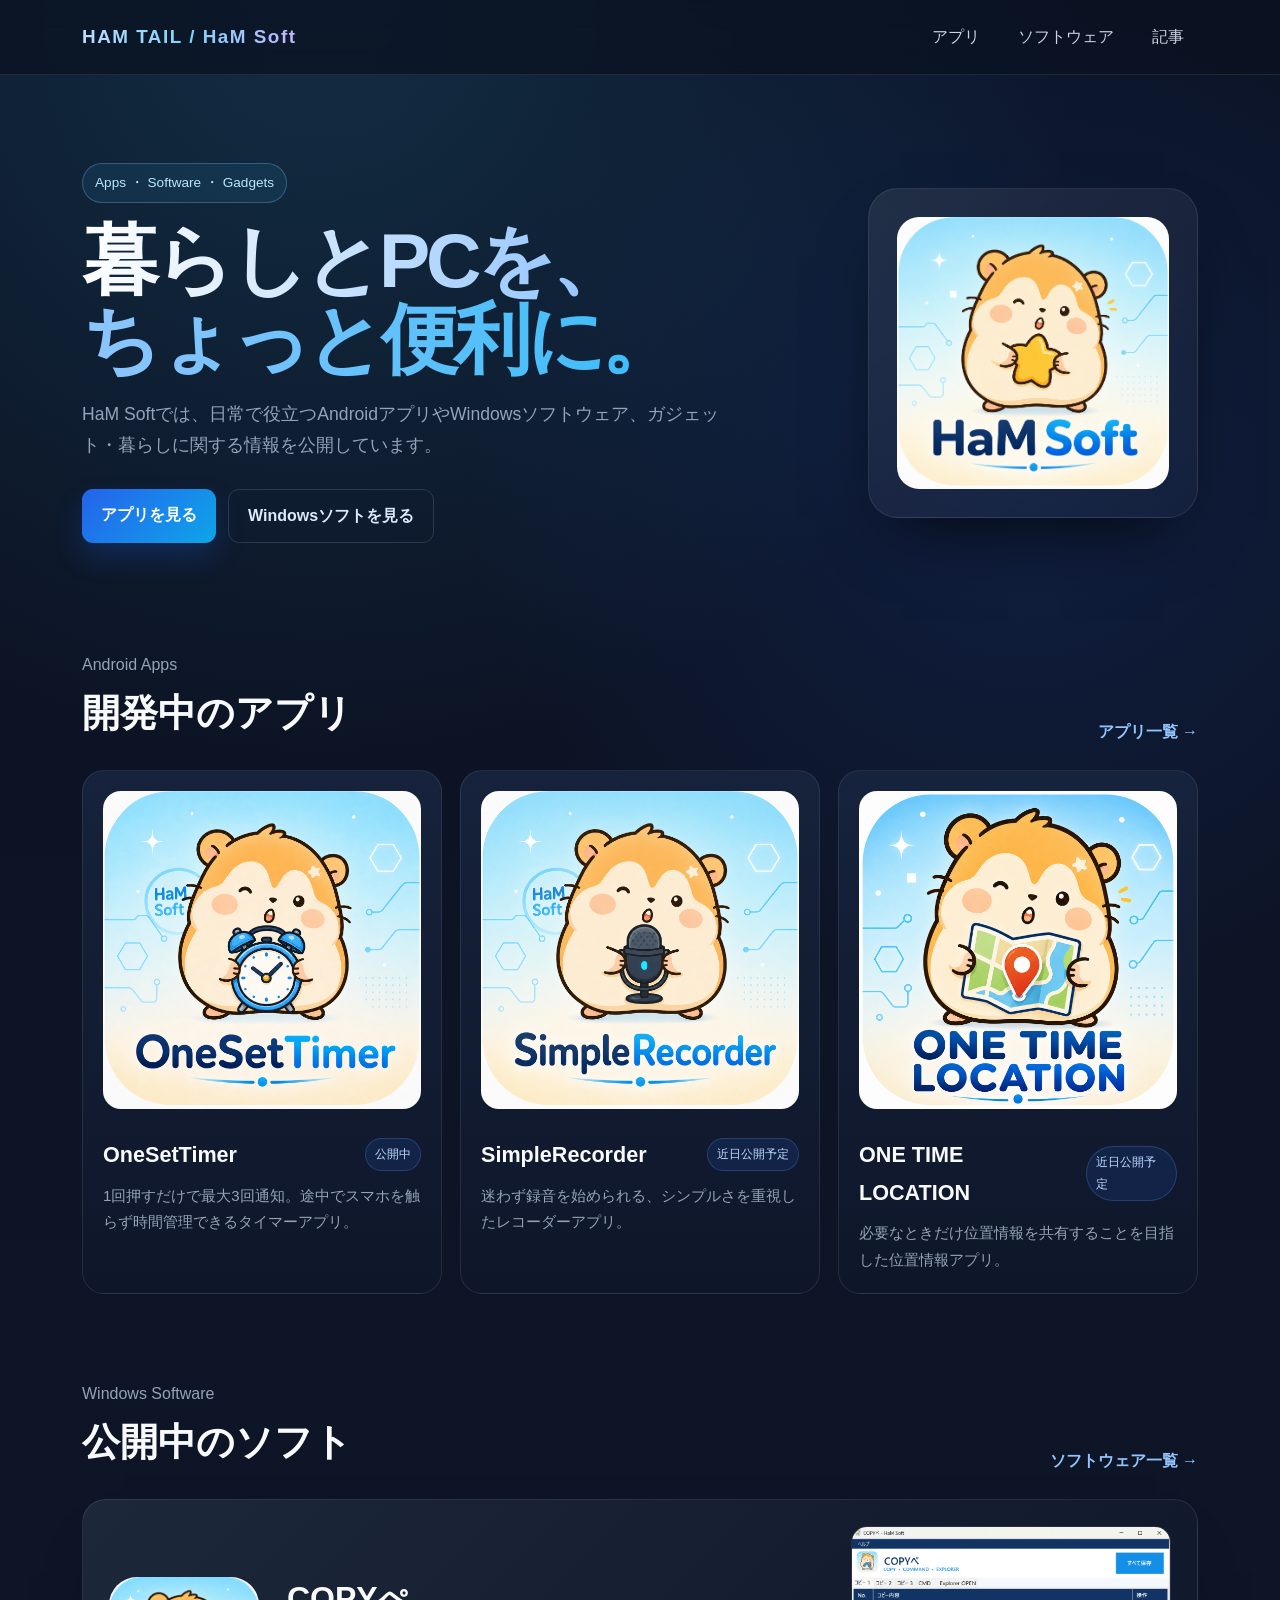
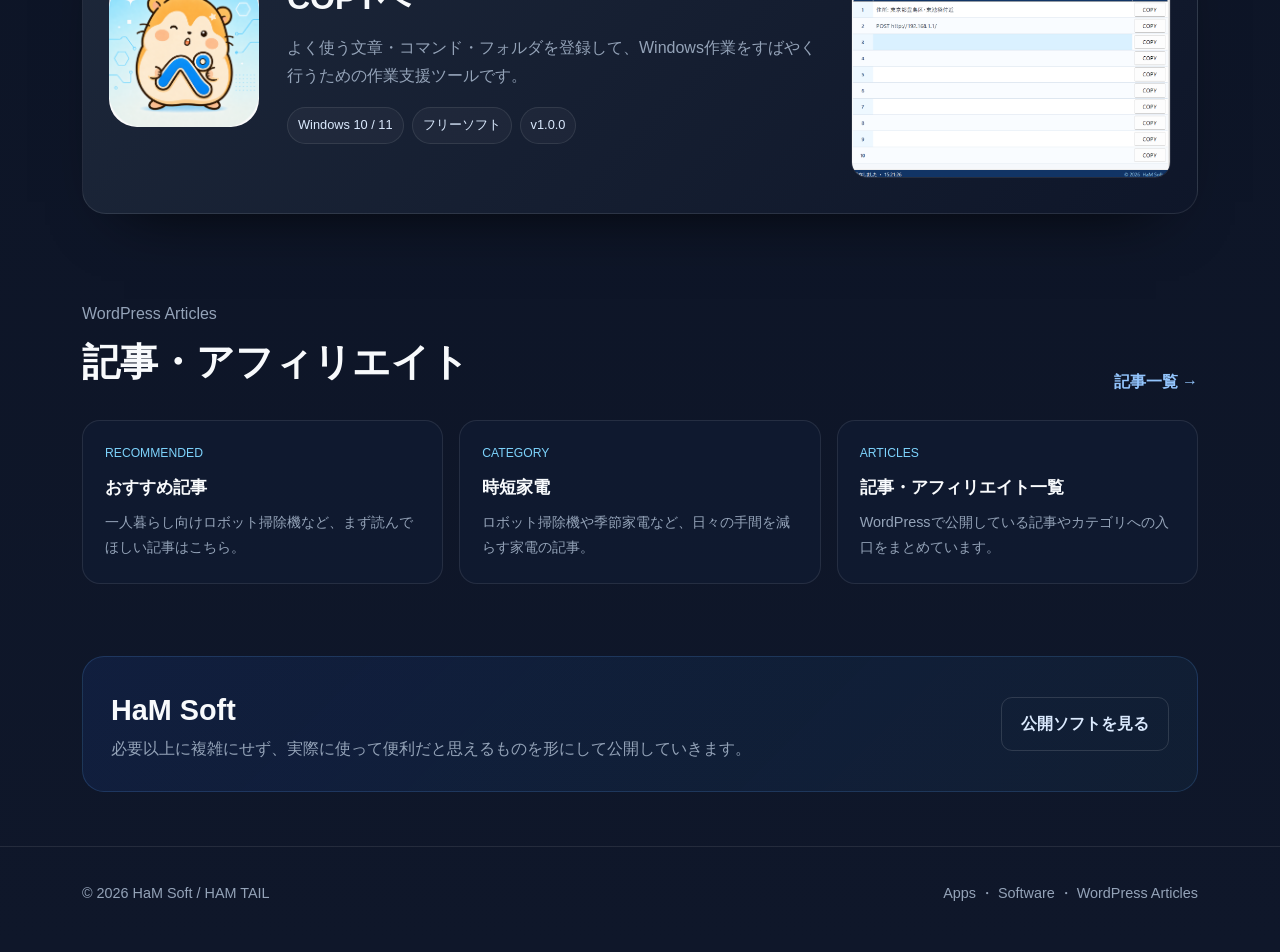
<file: index.html>
<!DOCTYPE html>
<html lang="ja">
<head>
  <meta charset="UTF-8">
  <meta name="viewport" content="width=device-width, initial-scale=1.0">
  <title>HAM TAIL / HaM Soft</title>
  <meta name="description" content="HaM SoftのAndroidアプリ、Windowsソフトウェア、ガジェット・暮らし情報を紹介するHAM TAILです。">
  <style>
    :root{--bg:#0b1222;--bg2:#0f172a;--card:#111c32;--primary:#2563eb;--text:#f8fafc;--muted:#94a3b8;--line:rgba(255,255,255,.09)}
    *{box-sizing:border-box;margin:0;padding:0}
    html{scroll-behavior:smooth}
    body{font-family:-apple-system,BlinkMacSystemFont,"Segoe UI",Roboto,"Hiragino Kaku Gothic ProN","Yu Gothic UI",sans-serif;background:radial-gradient(circle at 25% 0,rgba(56,189,248,.16),transparent 28%),radial-gradient(circle at 80% 18%,rgba(37,99,235,.15),transparent 24%),linear-gradient(180deg,var(--bg) 0%,var(--bg2) 100%);color:var(--text);line-height:1.75;min-height:100vh}
    a{color:inherit;text-decoration:none}.container{max-width:1160px;margin:auto;padding:0 22px}.header{position:sticky;top:0;z-index:20;backdrop-filter:blur(14px);background:rgba(11,18,34,.78);border-bottom:1px solid var(--line)}
    .nav{height:74px;display:flex;align-items:center;justify-content:space-between;gap:20px}.brand{font-weight:900;letter-spacing:.08em;font-size:1.18rem;background:linear-gradient(90deg,#bfdbfe,#7dd3fc,#c4b5fd);-webkit-background-clip:text;color:transparent}.links{display:flex;gap:10px;flex-wrap:wrap}.links a{padding:9px 14px;border-radius:9px;color:#cbd5e1}.links a:hover{background:rgba(255,255,255,.06);color:white}
    .hero{padding:88px 0 70px;display:grid;grid-template-columns:1.2fr .8fr;gap:48px;align-items:center}.eyebrow{display:inline-flex;padding:7px 12px;border-radius:999px;border:1px solid rgba(125,211,252,.28);background:rgba(56,189,248,.09);color:#bae6fd;font-size:.85rem;margin-bottom:18px}.hero h1{font-size:clamp(2.8rem,6vw,5.5rem);line-height:1.03;letter-spacing:-.055em;margin-bottom:20px}.hero h1 span{background:linear-gradient(90deg,#fff,#93c5fd 45%,#38bdf8);-webkit-background-clip:text;color:transparent}.hero p{font-size:1.1rem;color:var(--muted);max-width:720px}.hero-actions{display:flex;gap:12px;flex-wrap:wrap;margin-top:28px}.btn{display:inline-block;padding:12px 19px;border-radius:11px;font-weight:800;background:linear-gradient(135deg,var(--primary),#0ea5e9);color:#fff;box-shadow:0 14px 28px rgba(37,99,235,.22)}.btn.alt{background:transparent;border:1px solid rgba(255,255,255,.13);box-shadow:none;color:#dbeafe}.hero-logo{justify-self:end;width:min(330px,100%);border-radius:30px;padding:28px;background:linear-gradient(145deg,rgba(255,255,255,.08),rgba(255,255,255,.025));border:1px solid var(--line);box-shadow:0 34px 70px -34px rgba(0,0,0,.9)}.hero-logo img{width:100%;border-radius:22px;display:block}
    section{padding:38px 0 48px}.section-head{display:flex;align-items:end;justify-content:space-between;gap:20px;margin-bottom:24px}.section-head h2{font-size:clamp(1.8rem,3vw,2.5rem)}.section-head p{color:var(--muted)}.more{color:#93c5fd;font-weight:700;white-space:nowrap}
    .app-grid{display:grid;grid-template-columns:repeat(3,1fr);gap:18px}.app-card{background:linear-gradient(180deg,rgba(23,36,61,.96),rgba(15,23,42,.96));border:1px solid var(--line);border-radius:22px;padding:20px;transition:.2s transform,.2s border-color}.app-card:hover{transform:translateY(-3px);border-color:rgba(96,165,250,.32)}.app-card img{width:100%;aspect-ratio:1/1;object-fit:cover;border-radius:18px;margin-bottom:18px}.app-top{display:flex;align-items:center;justify-content:space-between;gap:10px}.app-card h3{font-size:1.35rem}.status{font-size:.76rem;padding:5px 9px;border-radius:999px;color:#bfdbfe;background:rgba(37,99,235,.14);border:1px solid rgba(96,165,250,.23)}.app-card p{margin-top:9px;color:var(--muted);font-size:.94rem}
    .software-card{display:grid;grid-template-columns:150px 1fr 320px;gap:28px;align-items:center;padding:26px;border-radius:24px;border:1px solid var(--line);background:linear-gradient(135deg,rgba(30,41,59,.96),rgba(15,23,42,.96));box-shadow:0 30px 65px -42px #000}.software-icon img{width:150px;height:150px;object-fit:cover;border-radius:28px}.software-copy h3{font-size:2rem}.software-copy p{color:var(--muted);margin:8px 0 17px}.tags{display:flex;gap:8px;flex-wrap:wrap}.tag{padding:6px 10px;border:1px solid var(--line);border-radius:999px;color:#dbeafe;font-size:.8rem;background:rgba(255,255,255,.035)}.software-shot img{width:100%;border-radius:16px;border:1px solid var(--line)}
    .articles{display:grid;grid-template-columns:repeat(3,1fr);gap:16px}.article{display:block;padding:22px;border-radius:18px;background:rgba(17,28,50,.74);border:1px solid var(--line);transition:.2s transform,.2s border-color}.article:hover{transform:translateY(-3px);border-color:rgba(96,165,250,.38)}.article .cat{font-size:.76rem;color:#7dd3fc;margin-bottom:8px}.article h3{font-size:1.08rem;margin-bottom:8px}.article p{font-size:.9rem;color:var(--muted)}
    .about{margin-top:24px;padding:28px;border-radius:22px;background:linear-gradient(135deg,rgba(37,99,235,.11),rgba(56,189,248,.05));border:1px solid rgba(96,165,250,.18);display:flex;align-items:center;justify-content:space-between;gap:30px}.about h2{font-size:1.8rem}.about p{color:var(--muted);max-width:750px}
    footer{margin-top:54px;border-top:1px solid var(--line);padding:34px 0 46px;color:var(--muted);font-size:.9rem}.footer-row{display:flex;justify-content:space-between;gap:20px;flex-wrap:wrap}
    @media(max-width:900px){.hero{grid-template-columns:1fr}.hero-logo{justify-self:start;width:250px}.app-grid{grid-template-columns:1fr 1fr}.software-card{grid-template-columns:120px 1fr}.software-icon img{width:110px;height:110px}.software-shot{grid-column:1/-1}.articles{grid-template-columns:1fr 1fr}}
    @media(max-width:620px){.nav{height:auto;padding:16px 0;align-items:flex-start;flex-direction:column}.hero{padding-top:54px}.app-grid,.articles{grid-template-columns:1fr}.software-card{grid-template-columns:1fr}.software-shot{grid-column:auto}.about{align-items:flex-start;flex-direction:column}}
  </style>
</head>
<body>
  <header class="header"><div class="container nav"><a class="brand" href="/">HAM TAIL / HaM Soft</a><nav class="links"><a href="/apps/">アプリ</a><a href="/software/">ソフトウェア</a><a href="/articles/">記事</a></nav></div></header>
  <main class="container">
    <section class="hero"><div><span class="eyebrow">Apps ・ Software ・ Gadgets</span><h1><span>暮らしとPCを、<br>ちょっと便利に。</span></h1><p>HaM Softでは、日常で役立つAndroidアプリやWindowsソフトウェア、ガジェット・暮らしに関する情報を公開しています。</p><div class="hero-actions"><a class="btn" href="/apps/">アプリを見る</a><a class="btn alt" href="/software/">Windowsソフトを見る</a></div></div><div class="hero-logo"><img src="/assets/images/brand/hamsoft-logo.png" alt="HaM Soft"></div></section>

    <section><div class="section-head"><div><p>Android Apps</p><h2>開発中のアプリ</h2></div><a class="more" href="/apps/">アプリ一覧 →</a></div><div class="app-grid">
      <a class="app-card" href="/apps/onesettimer/"><img src="/assets/images/apps/onesettimer/icon-onesettimer.png" alt="OneSetTimer"><div class="app-top"><h3>OneSetTimer</h3><span class="status">公開中</span></div><p>1回押すだけで最大3回通知。途中でスマホを触らず時間管理できるタイマーアプリ。</p></a>
      <a class="app-card" href="/apps/"><img src="/assets/images/apps/simplerecorder/icon-simplerecorder.png" alt="SimpleRecorder"><div class="app-top"><h3>SimpleRecorder</h3><span class="status">近日公開予定</span></div><p>迷わず録音を始められる、シンプルさを重視したレコーダーアプリ。</p></a>
      <a class="app-card" href="/apps/"><img src="/assets/images/apps/one-time-location/icon-one-time-location.png" alt="ONE TIME LOCATION"><div class="app-top"><h3>ONE TIME LOCATION</h3><span class="status">近日公開予定</span></div><p>必要なときだけ位置情報を共有することを目指した位置情報アプリ。</p></a>
    </div></section>

    <section><div class="section-head"><div><p>Windows Software</p><h2>公開中のソフト</h2></div><a class="more" href="/software/">ソフトウェア一覧 →</a></div><a class="software-card" href="/software/copype/"><div class="software-icon"><img src="/assets/images/software/copype/icon-copype.png" alt="COPYぺ"></div><div class="software-copy"><h3>COPYぺ</h3><p>よく使う文章・コマンド・フォルダを登録して、Windows作業をすばやく行うための作業支援ツールです。</p><div class="tags"><span class="tag">Windows 10 / 11</span><span class="tag">フリーソフト</span><span class="tag">v1.0.0</span></div></div><div class="software-shot"><img src="/assets/images/software/copype/screenshot-copy.png" alt="COPYぺ画面"></div></a></section>

    <section><div class="section-head"><div><p>WordPress Articles</p><h2>記事・アフィリエイト</h2></div><a class="more" href="/articles/">記事一覧 →</a></div><div class="articles"><a class="article" href="/robot-vacuum/"><div class="cat">RECOMMENDED</div><h3>おすすめ記事</h3><p>一人暮らし向けロボット掃除機など、まず読んでほしい記事はこちら。</p></a><a class="article" href="/category/%E6%99%82%E7%9F%AD%E5%AE%B6%E9%9B%BB/"><div class="cat">CATEGORY</div><h3>時短家電</h3><p>ロボット掃除機や季節家電など、日々の手間を減らす家電の記事。</p></a><a class="article" href="/articles/"><div class="cat">ARTICLES</div><h3>記事・アフィリエイト一覧</h3><p>WordPressで公開している記事やカテゴリへの入口をまとめています。</p></a></div></section>

    <section class="about"><div><h2>HaM Soft</h2><p>必要以上に複雑にせず、実際に使って便利だと思えるものを形にして公開していきます。</p></div><a class="btn alt" href="/software/">公開ソフトを見る</a></section>
  </main>
  <footer><div class="container footer-row"><div>© 2026 HaM Soft / HAM TAIL</div><div>Apps ・ Software ・ WordPress Articles</div></div></footer>
</body>
</html>
</file>
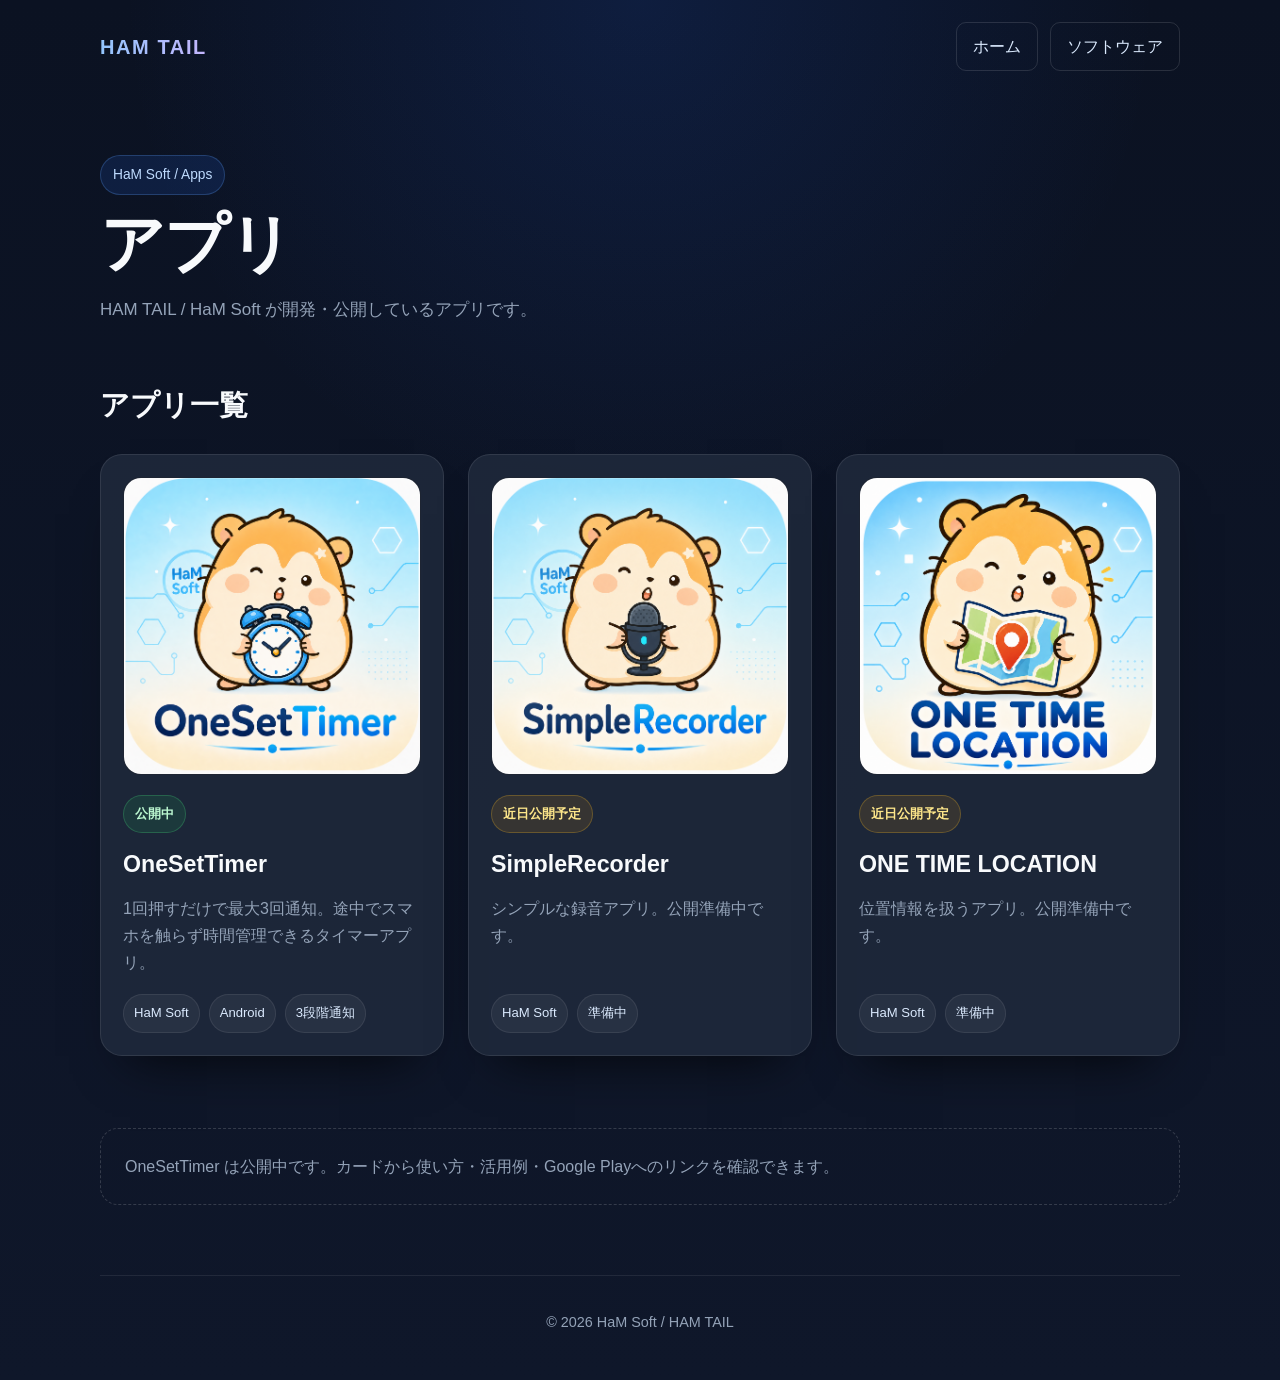
<file: apps/index.html>
<!DOCTYPE html>
<html lang="ja">
<head>
  <meta charset="UTF-8">
  <meta name="viewport" content="width=device-width, initial-scale=1.0">
  <title>アプリ | HAM TAIL</title>
  <meta name="description" content="HAM TAIL / HaM Soft が公開しているアプリ一覧です。">
  <style>
    :root {
      --primary:#2563eb;
      --primary-hover:#1d4ed8;
      --bg:#0f172a;
      --card:#1e293b;
      --text:#f8fafc;
      --muted:#94a3b8;
    }
    *{box-sizing:border-box;margin:0;padding:0}
    body{
      min-height:100vh;
      font-family:-apple-system,BlinkMacSystemFont,"Segoe UI",Roboto,"Hiragino Kaku Gothic ProN","Yu Gothic UI",sans-serif;
      color:var(--text);
      background:radial-gradient(circle at top,rgba(37,99,235,.14),transparent 34%),linear-gradient(180deg,#0b1222 0%,var(--bg) 100%);
      line-height:1.7;
    }
    a{color:inherit;text-decoration:none}
    img{display:block;max-width:100%}
    .container{max-width:1120px;margin:0 auto;padding:0 20px}
    header{display:flex;align-items:center;justify-content:space-between;gap:20px;padding:22px 0}
    .brand{font-size:1.25rem;font-weight:800;letter-spacing:.08em;background:linear-gradient(to right,#93c5fd,#c4b5fd);-webkit-background-clip:text;color:transparent}
    nav{display:flex;gap:12px;flex-wrap:wrap}
    .nav-link{padding:10px 16px;border:1px solid rgba(255,255,255,.12);border-radius:10px;color:#dbeafe}
    .hero{padding:62px 0 48px}
    .eyebrow{display:inline-block;margin-bottom:14px;padding:7px 12px;border-radius:999px;background:rgba(37,99,235,.15);border:1px solid rgba(96,165,250,.25);color:#bfdbfe;font-size:.86rem}
    h1{font-size:clamp(2.3rem,5vw,4rem);line-height:1.12;letter-spacing:-.03em;margin-bottom:16px}
    .lead{max-width:760px;color:var(--muted);font-size:1.06rem}
    .section-title{font-size:1.8rem;margin:8px 0 24px}
    .app-grid{display:grid;grid-template-columns:repeat(3,1fr);gap:24px;margin-bottom:72px}
    .app-card{background:rgba(30,41,59,.9);border:1px solid rgba(255,255,255,.09);border-radius:22px;padding:22px;box-shadow:0 30px 50px -30px rgba(0,0,0,.8);display:flex;flex-direction:column;min-height:100%}
    .app-image{border-radius:18px;overflow:hidden;border:1px solid rgba(255,255,255,.08);background:#0b1222;margin-bottom:20px}
    .app-image img{width:100%;aspect-ratio:1/1;object-fit:cover}
    .status{display:inline-block;align-self:flex-start;margin-bottom:12px;padding:7px 11px;border-radius:999px;background:rgba(245,158,11,.12);border:1px solid rgba(251,191,36,.25);color:#fde68a;font-size:.82rem;font-weight:700}
    .status.live{background:rgba(34,197,94,.12);border-color:rgba(74,222,128,.25);color:#bbf7d0}
    .app-card h2{font-size:1.45rem;margin-bottom:10px}
    .description{color:var(--muted);margin-bottom:18px;flex:1}
    .tags{display:flex;flex-wrap:wrap;gap:9px}
    .tag{padding:7px 10px;border-radius:999px;background:rgba(255,255,255,.05);border:1px solid rgba(255,255,255,.08);color:#dbeafe;font-size:.82rem}
    .notice{padding:24px;border:1px dashed rgba(255,255,255,.16);border-radius:18px;color:var(--muted);margin-bottom:70px}
    footer{border-top:1px solid rgba(255,255,255,.08);padding:34px 0 46px;text-align:center;color:var(--muted);font-size:.9rem}
    @media(max-width:900px){.app-grid{grid-template-columns:1fr 1fr}}
    @media(max-width:620px){header{align-items:flex-start;flex-direction:column}.hero{padding-top:34px}.app-grid{grid-template-columns:1fr}}
  </style>
</head>
<body>
  <div class="container">
    <header>
      <a class="brand" href="/">HAM TAIL</a>
      <nav>
        <a class="nav-link" href="/">ホーム</a>
        <a class="nav-link" href="/software/">ソフトウェア</a>
      </nav>
    </header>

    <section class="hero">
      <span class="eyebrow">HaM Soft / Apps</span>
      <h1>アプリ</h1>
      <p class="lead">HAM TAIL / HaM Soft が開発・公開しているアプリです。</p>
    </section>

    <main>
      <h2 class="section-title">アプリ一覧</h2>

      <div class="app-grid">
        <a class="app-card" href="/apps/onesettimer/">
          <div class="app-image"><img src="../assets/images/apps/onesettimer/icon-onesettimer.png" alt="OneSetTimer"></div>
          <span class="status live">公開中</span>
          <h2>OneSetTimer</h2>
          <p class="description">1回押すだけで最大3回通知。途中でスマホを触らず時間管理できるタイマーアプリ。</p>
          <div class="tags"><span class="tag">HaM Soft</span><span class="tag">Android</span><span class="tag">3段階通知</span></div>
        </a>

        <article class="app-card">
          <div class="app-image"><img src="../assets/images/apps/simplerecorder/icon-simplerecorder.png" alt="SimpleRecorder"></div>
          <span class="status">近日公開予定</span>
          <h2>SimpleRecorder</h2>
          <p class="description">シンプルな録音アプリ。公開準備中です。</p>
          <div class="tags"><span class="tag">HaM Soft</span><span class="tag">準備中</span></div>
        </article>

        <article class="app-card">
          <div class="app-image"><img src="../assets/images/apps/one-time-location/icon-one-time-location.png" alt="ONE TIME LOCATION"></div>
          <span class="status">近日公開予定</span>
          <h2>ONE TIME LOCATION</h2>
          <p class="description">位置情報を扱うアプリ。公開準備中です。</p>
          <div class="tags"><span class="tag">HaM Soft</span><span class="tag">準備中</span></div>
        </article>
      </div>

      <div class="notice">OneSetTimer は公開中です。カードから使い方・活用例・Google Playへのリンクを確認できます。</div>
    </main>

    <footer>© 2026 HaM Soft / HAM TAIL</footer>
  </div>
</body>
</html>
</file>
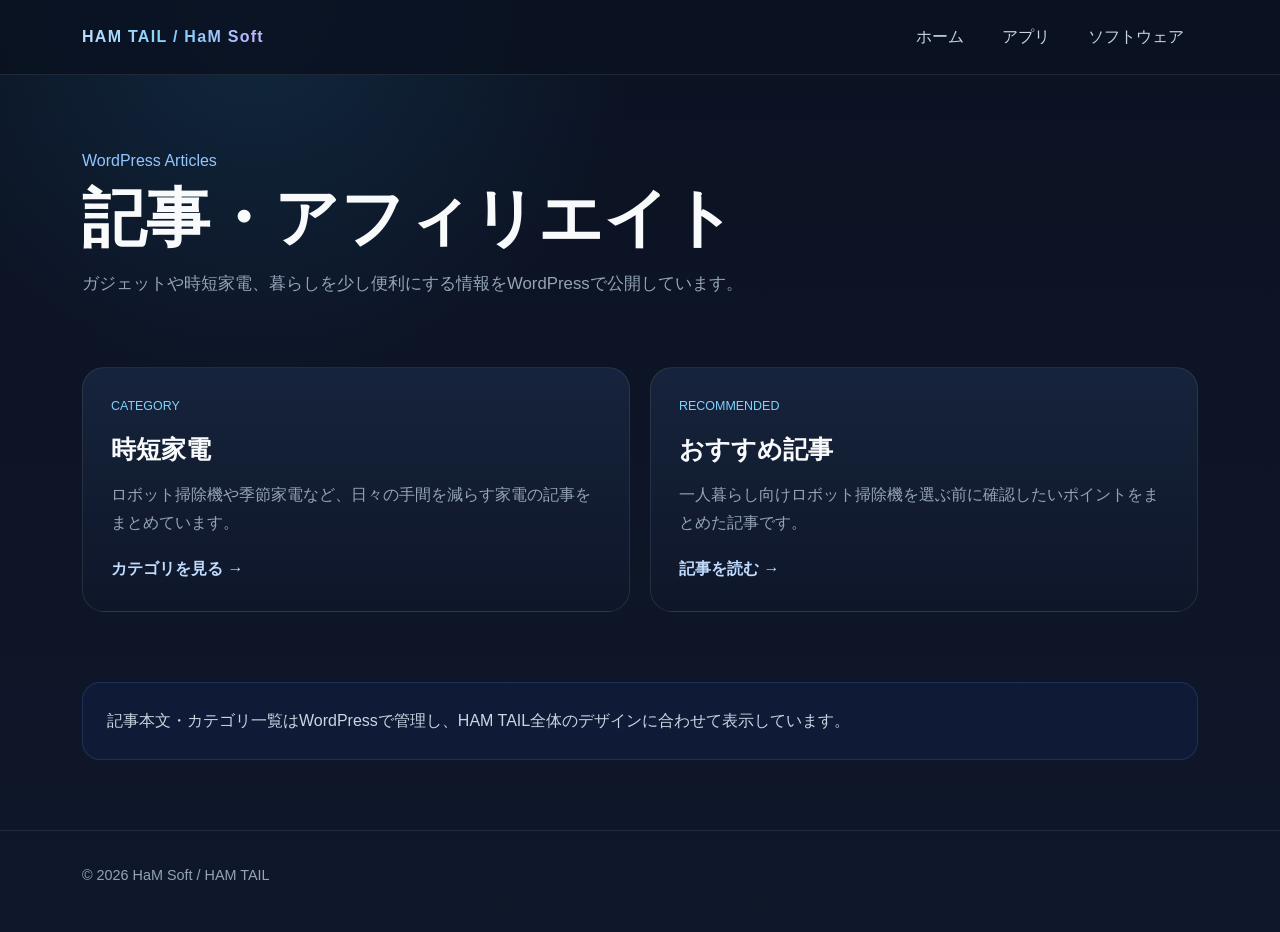
<file: articles/index.html>
<!DOCTYPE html>
<html lang="ja">
<head>
  <meta charset="UTF-8">
  <meta name="viewport" content="width=device-width, initial-scale=1.0">
  <title>記事・アフィリエイト | HAM TAIL</title>
  <meta name="description" content="HAM TAILのガジェット・時短家電・暮らしに役立つ記事の入口です。">
  <style>
    :root{--bg:#0b1222;--bg2:#0f172a;--card:#111c32;--text:#f8fafc;--muted:#94a3b8;--line:rgba(255,255,255,.09);--blue:#38bdf8}
    *{box-sizing:border-box;margin:0;padding:0}body{font-family:-apple-system,BlinkMacSystemFont,"Segoe UI",Roboto,"Hiragino Kaku Gothic ProN","Yu Gothic UI",sans-serif;background:radial-gradient(circle at 20% 0,rgba(56,189,248,.13),transparent 28%),linear-gradient(180deg,var(--bg),var(--bg2));color:var(--text);line-height:1.75;min-height:100vh}a{color:inherit;text-decoration:none}.container{max-width:1160px;margin:auto;padding:0 22px}.header{border-bottom:1px solid var(--line);background:rgba(11,18,34,.9)}.nav{height:74px;display:flex;align-items:center;justify-content:space-between;gap:20px}.brand{font-weight:900;letter-spacing:.08em;background:linear-gradient(90deg,#bfdbfe,#7dd3fc,#c4b5fd);-webkit-background-clip:text;color:transparent}.links{display:flex;gap:10px;flex-wrap:wrap}.links a{padding:9px 14px;color:#cbd5e1;border-radius:9px}.links a:hover{background:rgba(255,255,255,.06)}.hero{padding:72px 0 42px}.eyebrow{color:#93c5fd;margin-bottom:8px}.hero h1{font-size:clamp(2.5rem,5vw,4.6rem);line-height:1.1;margin-bottom:16px}.hero p{color:var(--muted);max-width:740px;font-size:1.05rem}.grid{display:grid;grid-template-columns:repeat(2,1fr);gap:20px;padding:26px 0 70px}.card{display:block;padding:28px;border:1px solid var(--line);border-radius:22px;background:linear-gradient(180deg,rgba(23,36,61,.95),rgba(15,23,42,.96));transition:.2s transform,.2s border-color}.card:hover{transform:translateY(-3px);border-color:rgba(96,165,250,.38)}.cat{font-size:.78rem;color:#7dd3fc;margin-bottom:10px}.card h2{font-size:1.55rem;margin-bottom:10px}.card p{color:var(--muted)}.arrow{display:inline-block;margin-top:18px;color:#bfdbfe;font-weight:800}.note{margin-bottom:70px;padding:24px;border:1px solid rgba(96,165,250,.16);border-radius:18px;background:rgba(37,99,235,.07);color:#cbd5e1}footer{border-top:1px solid var(--line);padding:32px 0 44px;color:var(--muted);font-size:.9rem}@media(max-width:700px){.nav{height:auto;padding:16px 0;align-items:flex-start;flex-direction:column}.grid{grid-template-columns:1fr}.hero{padding-top:48px}}
  </style>
</head>
<body>
  <header class="header"><div class="container nav"><a class="brand" href="/">HAM TAIL / HaM Soft</a><nav class="links"><a href="/">ホーム</a><a href="/apps/">アプリ</a><a href="/software/">ソフトウェア</a></nav></div></header>
  <main class="container">
    <section class="hero"><div class="eyebrow">WordPress Articles</div><h1>記事・アフィリエイト</h1><p>ガジェットや時短家電、暮らしを少し便利にする情報をWordPressで公開しています。</p></section>
    <section class="grid">
      <a class="card" href="/category/%E6%99%82%E7%9F%AD%E5%AE%B6%E9%9B%BB/"><div class="cat">CATEGORY</div><h2>時短家電</h2><p>ロボット掃除機や季節家電など、日々の手間を減らす家電の記事をまとめています。</p><span class="arrow">カテゴリを見る →</span></a>
      <a class="card" href="/robot-vacuum/"><div class="cat">RECOMMENDED</div><h2>おすすめ記事</h2><p>一人暮らし向けロボット掃除機を選ぶ前に確認したいポイントをまとめた記事です。</p><span class="arrow">記事を読む →</span></a>
    </section>
    <div class="note">記事本文・カテゴリ一覧はWordPressで管理し、HAM TAIL全体のデザインに合わせて表示しています。</div>
  </main>
  <footer><div class="container">© 2026 HaM Soft / HAM TAIL</div></footer>
</body>
</html>
</file>
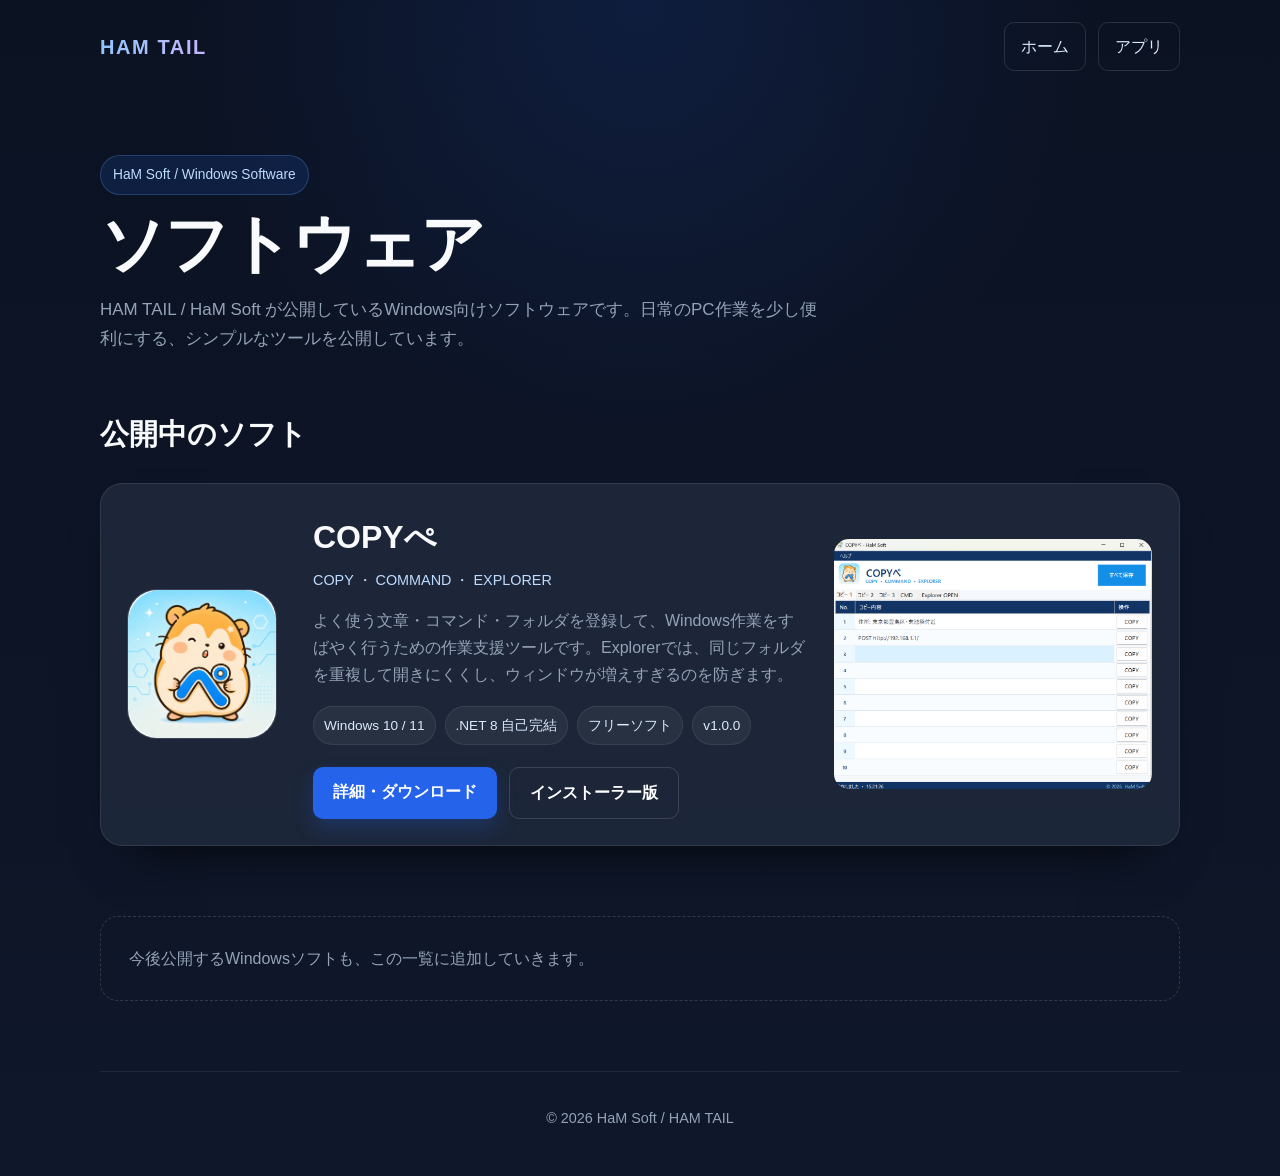
<file: software/index.html>
<!DOCTYPE html>
<html lang="ja">
<head>
  <meta charset="UTF-8">
  <meta name="viewport" content="width=device-width, initial-scale=1.0">
  <title>ソフトウェア | HAM TAIL</title>
  <meta name="description" content="HAM TAIL / HaM Soft が公開しているWindows向けソフトウェアの一覧です。">
  <style>
    :root {
      --primary:#2563eb;
      --primary-hover:#1d4ed8;
      --bg:#0f172a;
      --card:#1e293b;
      --text:#f8fafc;
      --muted:#94a3b8;
    }
    *{box-sizing:border-box;margin:0;padding:0}
    body{
      min-height:100vh;
      font-family:-apple-system,BlinkMacSystemFont,"Segoe UI",Roboto,"Hiragino Kaku Gothic ProN","Yu Gothic UI",sans-serif;
      color:var(--text);
      background:radial-gradient(circle at top,rgba(37,99,235,.14),transparent 34%),linear-gradient(180deg,#0b1222 0%,var(--bg) 100%);
      line-height:1.7;
    }
    a{color:inherit;text-decoration:none}
    img{display:block;max-width:100%}
    .container{max-width:1120px;margin:0 auto;padding:0 20px}
    header{display:flex;align-items:center;justify-content:space-between;gap:20px;padding:22px 0}
    .brand{font-size:1.25rem;font-weight:800;letter-spacing:.08em;background:linear-gradient(to right,#93c5fd,#c4b5fd);-webkit-background-clip:text;color:transparent}
    nav{display:flex;gap:12px;flex-wrap:wrap}
    .nav-link{padding:10px 16px;border:1px solid rgba(255,255,255,.12);border-radius:10px;color:#dbeafe}
    .hero{padding:62px 0 48px}
    .eyebrow{display:inline-block;margin-bottom:14px;padding:7px 12px;border-radius:999px;background:rgba(37,99,235,.15);border:1px solid rgba(96,165,250,.25);color:#bfdbfe;font-size:.86rem}
    h1{font-size:clamp(2.3rem,5vw,4rem);line-height:1.12;letter-spacing:-.03em;margin-bottom:16px}
    .lead{max-width:720px;color:var(--muted);font-size:1.06rem}
    .section-title{font-size:1.8rem;margin:8px 0 24px}
    .software-card{display:grid;grid-template-columns:160px 1fr 320px;gap:26px;align-items:center;background:rgba(30,41,59,.9);border:1px solid rgba(255,255,255,.09);border-radius:22px;padding:26px;box-shadow:0 30px 50px -30px rgba(0,0,0,.8);margin-bottom:70px}
    .app-icon{width:150px;height:150px;border-radius:30px;overflow:hidden;border:1px solid rgba(255,255,255,.1);background:rgba(255,255,255,.04)}
    .app-icon img{width:100%;height:100%;object-fit:cover}
    .software-card h2{font-size:2rem;margin-bottom:4px}
    .subtitle{color:#bfdbfe;font-size:.9rem;margin-bottom:14px}
    .description{color:var(--muted);margin-bottom:18px}
    .tags{display:flex;flex-wrap:wrap;gap:9px;margin-bottom:22px}
    .tag{padding:7px 10px;border-radius:999px;background:rgba(255,255,255,.05);border:1px solid rgba(255,255,255,.08);color:#dbeafe;font-size:.85rem}
    .actions{display:flex;flex-wrap:wrap;gap:12px}
    .btn{display:inline-block;padding:11px 20px;border-radius:10px;font-weight:700;background:var(--primary);color:white;box-shadow:0 10px 20px rgba(37,99,235,.22)}
    .btn:hover{background:var(--primary-hover)}
    .btn.secondary{background:transparent;border:1px solid rgba(255,255,255,.14);box-shadow:none}
    .preview{border-radius:16px;overflow:hidden;border:1px solid rgba(255,255,255,.08);background:#0b1222}
    .preview img{width:100%}
    .coming{padding:28px;border:1px dashed rgba(255,255,255,.15);border-radius:18px;color:var(--muted);margin-bottom:70px}
    footer{border-top:1px solid rgba(255,255,255,.08);padding:34px 0 46px;text-align:center;color:var(--muted);font-size:.9rem}
    @media(max-width:900px){.software-card{grid-template-columns:120px 1fr}.app-icon{width:110px;height:110px}.preview{grid-column:1/-1}.preview img{max-height:420px;object-fit:contain}}
    @media(max-width:620px){header{align-items:flex-start;flex-direction:column}.hero{padding-top:34px}.software-card{grid-template-columns:1fr}.app-icon{width:96px;height:96px}.preview{grid-column:auto}}
  </style>
</head>
<body>
  <div class="container">
    <header>
      <a class="brand" href="/">HAM TAIL</a>
      <nav>
        <a class="nav-link" href="/">ホーム</a>
        <a class="nav-link" href="/apps/">アプリ</a>
      </nav>
    </header>

    <section class="hero">
      <span class="eyebrow">HaM Soft / Windows Software</span>
      <h1>ソフトウェア</h1>
      <p class="lead">HAM TAIL / HaM Soft が公開しているWindows向けソフトウェアです。日常のPC作業を少し便利にする、シンプルなツールを公開しています。</p>
    </section>

    <main>
      <h2 class="section-title">公開中のソフト</h2>

      <article class="software-card">
        <div class="app-icon">
          <img src="../assets/images/software/copype/icon-copype.png" alt="COPYぺ アイコン">
        </div>

        <div>
          <h2>COPYぺ</h2>
          <div class="subtitle">COPY ・ COMMAND ・ EXPLORER</div>
          <p class="description">よく使う文章・コマンド・フォルダを登録して、Windows作業をすばやく行うための作業支援ツールです。Explorerでは、同じフォルダを重複して開きにくくし、ウィンドウが増えすぎるのを防ぎます。</p>
          <div class="tags">
            <span class="tag">Windows 10 / 11</span>
            <span class="tag">.NET 8 自己完結</span>
            <span class="tag">フリーソフト</span>
            <span class="tag">v1.0.0</span>
          </div>
          <div class="actions">
            <a class="btn" href="./copype/">詳細・ダウンロード</a>
            <a class="btn secondary" href="./copype/releases/copype-setup-v1.0.0.exe">インストーラー版</a>
          </div>
        </div>

        <a class="preview" href="./copype/" aria-label="COPYぺ詳細ページを開く">
          <img src="../assets/images/software/copype/screenshot-copy.png" alt="COPYぺの画面">
        </a>
      </article>

      <div class="coming">今後公開するWindowsソフトも、この一覧に追加していきます。</div>
    </main>

    <footer>© 2026 HaM Soft / HAM TAIL</footer>
  </div>
</body>
</html>
</file>
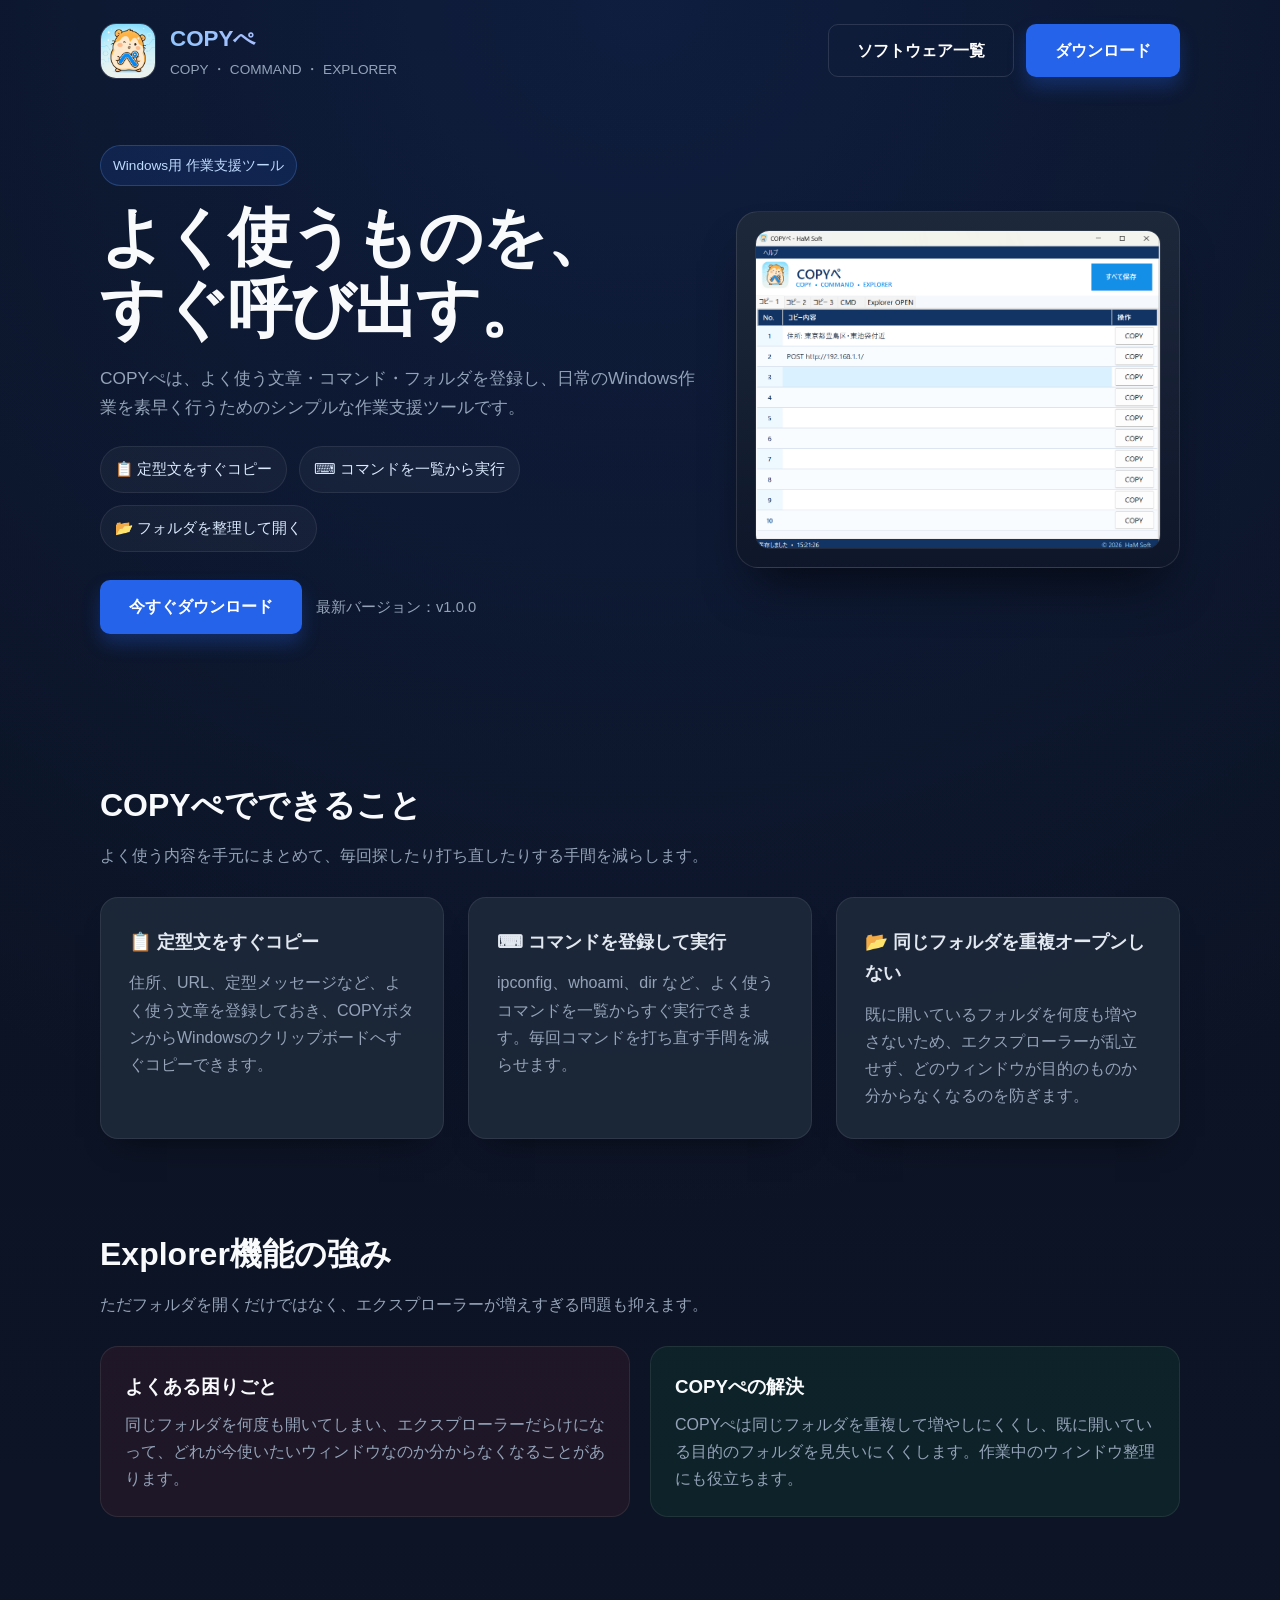
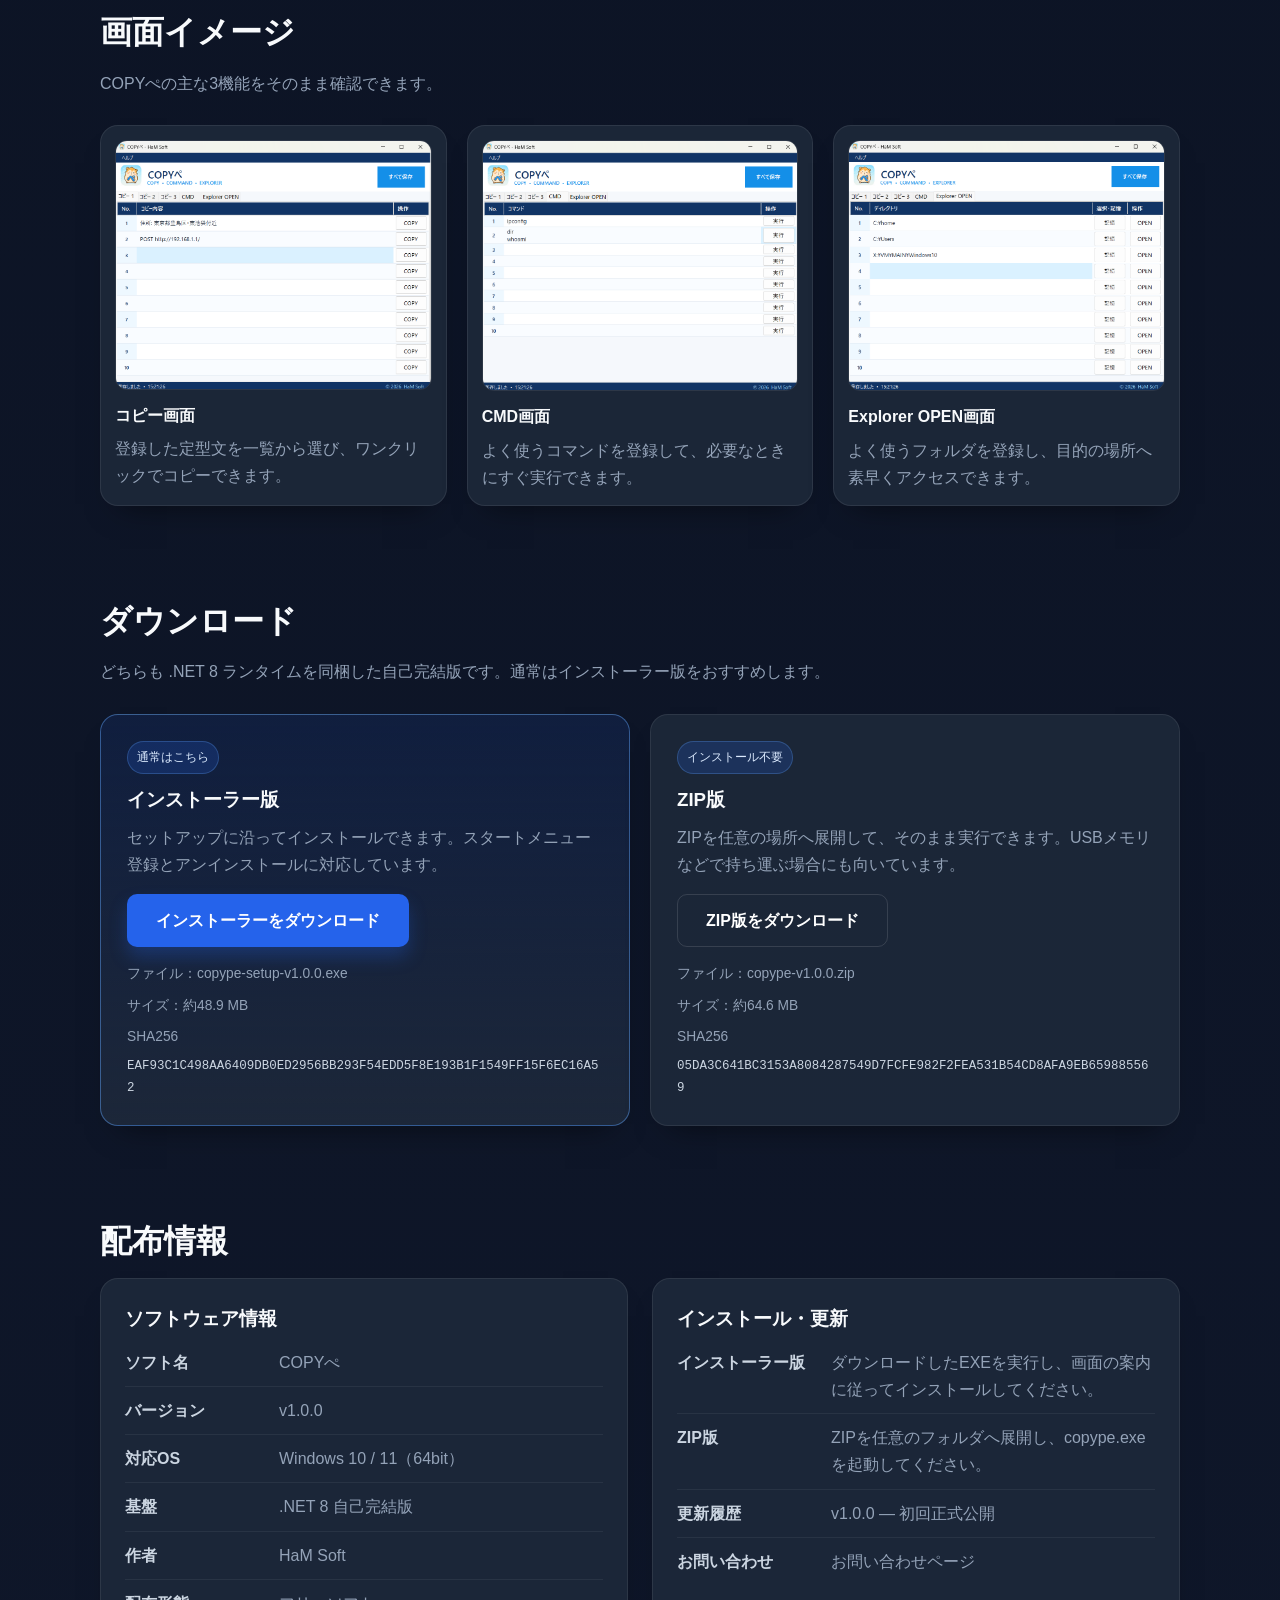
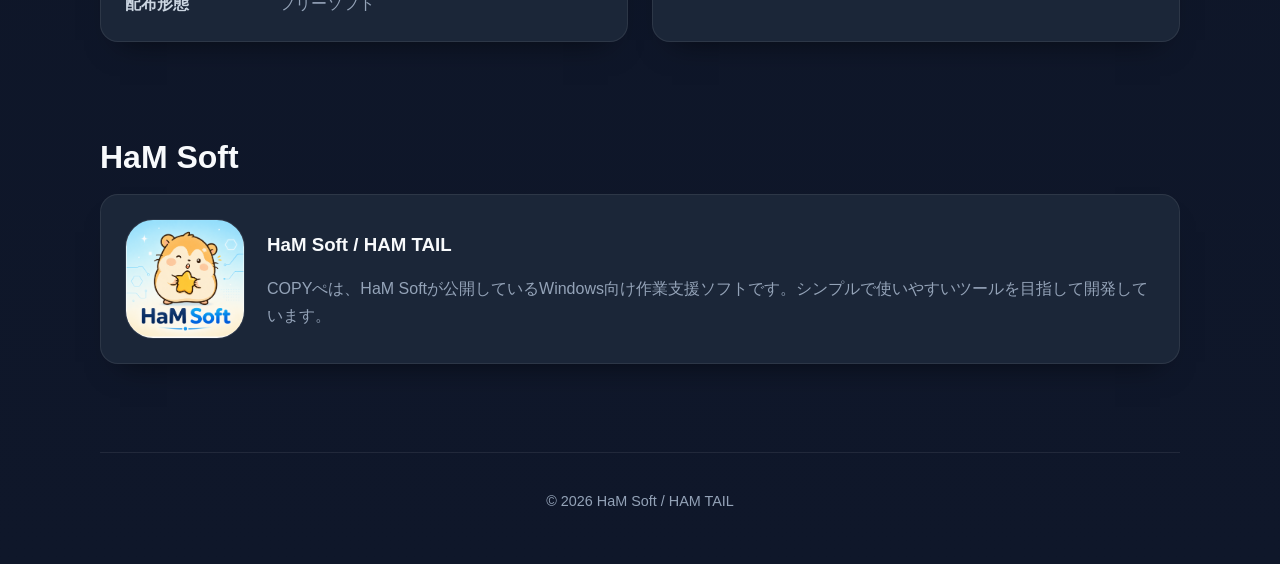
<file: software/copype/index.html>
<!DOCTYPE html>
<html lang="ja">
<head>
  <meta charset="UTF-8">
  <meta name="viewport" content="width=device-width, initial-scale=1.0">
  <title>COPYぺ | HAM TAIL</title>
  <meta name="description" content="COPYぺは、よく使う文章・コマンド・フォルダを登録し、日常のWindows作業を素早く行うための作業支援ツールです。">
  <style>
    :root {
      --primary: #2563eb;
      --primary-hover: #1d4ed8;
      --bg: #0f172a;
      --card-bg: #1e293b;
      --text: #f8fafc;
      --text-muted: #94a3b8;
    }
    * { margin: 0; padding: 0; box-sizing: border-box; }
    html { scroll-behavior: smooth; }
    body {
      font-family: -apple-system, BlinkMacSystemFont, "Segoe UI", Roboto, "Hiragino Kaku Gothic ProN", "Yu Gothic UI", sans-serif;
      background: radial-gradient(circle at top, rgba(37,99,235,.14), transparent 32%), linear-gradient(180deg,#0b1222 0%,var(--bg) 100%);
      color: var(--text);
      line-height: 1.7;
    }
    img { max-width: 100%; display: block; }
    a { color: inherit; text-decoration: none; }
    .container { max-width: 1120px; margin: 0 auto; padding: 0 20px; }
    header { padding: 20px 0; display: flex; justify-content: space-between; align-items: center; gap: 16px; }
    .logo-wrap { display: flex; align-items: center; gap: 14px; }
    .logo-icon { width: 56px; height: 56px; border-radius: 16px; overflow: hidden; border: 1px solid rgba(255,255,255,.1); background: rgba(255,255,255,.04); flex-shrink: 0; }
    .logo { font-size: 1.4rem; font-weight: 800; background: linear-gradient(to right,#93c5fd,#c4b5fd); -webkit-background-clip:text; color:transparent; }
    .sublogo { font-size: .85rem; color: var(--text-muted); }
    .nav-actions { display:flex; gap:12px; flex-wrap:wrap; }
    .btn { display:inline-block; background:var(--primary); color:white; padding:12px 28px; border-radius:10px; font-weight:700; border:1px solid transparent; box-shadow:0 10px 18px rgba(37,99,235,.28); }
    .btn:hover { background:var(--primary-hover); }
    .btn.sub { background:transparent; border-color:rgba(255,255,255,.12); box-shadow:none; }
    .hero { display:grid; grid-template-columns:1.15fr .85fr; gap:36px; align-items:center; padding:44px 0 56px; }
    .eyebrow { display:inline-block; font-size:.85rem; color:#bfdbfe; padding:8px 12px; border-radius:999px; background:rgba(37,99,235,.15); border:1px solid rgba(96,165,250,.25); margin-bottom:16px; }
    .hero h1 { font-size:clamp(2.2rem,5vw,4rem); margin-bottom:18px; font-weight:900; line-height:1.12; letter-spacing:-.03em; }
    .hero p { font-size:1.08rem; color:var(--text-muted); max-width:720px; margin-bottom:24px; }
    .hero-points { display:flex; flex-wrap:wrap; gap:12px; margin-bottom:28px; }
    .hero-point { background:rgba(255,255,255,.04); border:1px solid rgba(255,255,255,.08); padding:10px 14px; border-radius:999px; color:#dbeafe; font-size:.92rem; }
    .hero-cta { display:flex; flex-wrap:wrap; gap:14px; align-items:center; }
    .version-note { color:var(--text-muted); font-size:.92rem; }
    .app-card { background:linear-gradient(180deg,rgba(30,41,59,.96),rgba(15,23,42,.96)); border:1px solid rgba(255,255,255,.10); border-radius:22px; padding:18px; box-shadow:0 30px 50px -20px rgba(0,0,0,.65); }
    .app-card img { width:100%; border-radius:14px; border:1px solid rgba(255,255,255,.08); }
    section { margin-bottom:88px; }
    .section-title { font-size:2rem; margin-bottom:10px; }
    .section-lead { color:var(--text-muted); margin-bottom:28px; max-width:760px; }
    .features { display:grid; grid-template-columns:repeat(auto-fit,minmax(260px,1fr)); gap:24px; }
    .card, .info-box, .shot, .download-card { background:rgba(30,41,59,.88); border:1px solid rgba(255,255,255,.08); border-radius:18px; box-shadow:0 18px 30px -20px rgba(0,0,0,.6); }
    .card { padding:28px; }
    .card h3 { font-size:1.15rem; margin-bottom:12px; color:#e2e8f0; }
    .card p, .shot p, .small { color:var(--text-muted); }
    .problem-box { display:grid; grid-template-columns:1fr 1fr; gap:20px; }
    .problem, .solution { padding:24px; border-radius:18px; border:1px solid rgba(255,255,255,.08); }
    .problem { background:rgba(239,68,68,.08); }
    .solution { background:rgba(34,197,94,.08); }
    .problem h3, .solution h3 { margin-bottom:8px; }
    .problem p, .solution p { color:var(--text-muted); }
    .gallery { display:grid; grid-template-columns:repeat(3,1fr); gap:20px; }
    .shot { padding:14px; }
    .shot img { border-radius:12px; border:1px solid rgba(255,255,255,.08); margin-bottom:12px; }
    .shot h3 { font-size:1rem; margin-bottom:6px; }
    .info-grid { display:grid; grid-template-columns:1fr 1fr; gap:24px; }
    .info-box { padding:24px; }
    .info-box h3 { margin-bottom:14px; }
    .info-list { display:grid; gap:10px; }
    .info-row { display:grid; grid-template-columns:140px 1fr; gap:14px; padding-bottom:10px; border-bottom:1px solid rgba(255,255,255,.06); }
    .info-row:last-child { border-bottom:none; padding-bottom:0; }
    .label { color:#cbd5e1; font-weight:700; }
    .value { color:var(--text-muted); }
    .download-grid { display:grid; grid-template-columns:repeat(2,minmax(0,1fr)); gap:20px; }
    .download-card { padding:26px; }
    .download-card.recommended { border-color:rgba(96,165,250,.45); background:linear-gradient(180deg,rgba(37,99,235,.12),rgba(30,41,59,.9)); }
    .download-badge { display:inline-block; margin-bottom:10px; padding:5px 9px; border-radius:999px; font-size:.78rem; color:#dbeafe; background:rgba(37,99,235,.2); border:1px solid rgba(96,165,250,.28); }
    .download-card h3 { margin-bottom:8px; }
    .download-card p { color:var(--text-muted); margin-bottom:16px; }
    .download-meta { margin-top:15px; display:grid; gap:8px; font-size:.86rem; color:var(--text-muted); }
    .hash { overflow-wrap:anywhere; font-family:Consolas,"Courier New",monospace; font-size:.78rem; color:#cbd5e1; }
    .brand-box { display:flex; align-items:center; gap:22px; }
    .brand-box img { width:120px; height:120px; object-fit:cover; border-radius:28px; border:1px solid rgba(255,255,255,.08); }
    footer { text-align:center; padding:36px 0 50px; color:var(--text-muted); font-size:.9rem; border-top:1px solid rgba(255,255,255,.08); }
    @media (max-width:920px) { .hero,.problem-box,.info-grid,.download-grid { grid-template-columns:1fr; } .gallery { grid-template-columns:1fr; } }
    @media (max-width:640px) { header { flex-direction:column; align-items:flex-start; } .hero { padding-top:24px; } .info-row { grid-template-columns:1fr; gap:4px; } .brand-box { flex-direction:column; align-items:flex-start; } }
  </style>
</head>
<body>
  <div class="container">
    <header>
      <div class="logo-wrap">
        <div class="logo-icon"><img src="../../assets/images/software/copype/icon-copype.png" alt="COPYぺ アイコン"></div>
        <div><div class="logo">COPYぺ</div><div class="sublogo">COPY ・ COMMAND ・ EXPLORER</div></div>
      </div>
      <div class="nav-actions">
        <a href="../" class="btn sub">ソフトウェア一覧</a>
        <a href="#download" class="btn">ダウンロード</a>
      </div>
    </header>

    <section class="hero">
      <div>
        <div class="eyebrow">Windows用 作業支援ツール</div>
        <h1>よく使うものを、<br>すぐ呼び出す。</h1>
        <p>COPYぺは、よく使う文章・コマンド・フォルダを登録し、日常のWindows作業を素早く行うためのシンプルな作業支援ツールです。</p>
        <div class="hero-points">
          <div class="hero-point">📋 定型文をすぐコピー</div>
          <div class="hero-point">⌨ コマンドを一覧から実行</div>
          <div class="hero-point">📂 フォルダを整理して開く</div>
        </div>
        <div class="hero-cta">
          <a href="#download" class="btn">今すぐダウンロード</a>
          <span class="version-note">最新バージョン：v1.0.0</span>
        </div>
      </div>
      <div class="app-card"><img src="../../assets/images/software/copype/screenshot-copy.png" alt="COPYぺ コピー画面"></div>
    </section>

    <section>
      <h2 class="section-title">COPYぺでできること</h2>
      <p class="section-lead">よく使う内容を手元にまとめて、毎回探したり打ち直したりする手間を減らします。</p>
      <div class="features">
        <div class="card"><h3>📋 定型文をすぐコピー</h3><p>住所、URL、定型メッセージなど、よく使う文章を登録しておき、COPYボタンからWindowsのクリップボードへすぐコピーできます。</p></div>
        <div class="card"><h3>⌨ コマンドを登録して実行</h3><p>ipconfig、whoami、dir など、よく使うコマンドを一覧からすぐ実行できます。毎回コマンドを打ち直す手間を減らせます。</p></div>
        <div class="card"><h3>📂 同じフォルダを重複オープンしない</h3><p>既に開いているフォルダを何度も増やさないため、エクスプローラーが乱立せず、どのウィンドウが目的のものか分からなくなるのを防ぎます。</p></div>
      </div>
    </section>

    <section>
      <h2 class="section-title">Explorer機能の強み</h2>
      <p class="section-lead">ただフォルダを開くだけではなく、エクスプローラーが増えすぎる問題も抑えます。</p>
      <div class="problem-box">
        <div class="problem"><h3>よくある困りごと</h3><p>同じフォルダを何度も開いてしまい、エクスプローラーだらけになって、どれが今使いたいウィンドウなのか分からなくなることがあります。</p></div>
        <div class="solution"><h3>COPYぺの解決</h3><p>COPYぺは同じフォルダを重複して増やしにくくし、既に開いている目的のフォルダを見失いにくくします。作業中のウィンドウ整理にも役立ちます。</p></div>
      </div>
    </section>

    <section>
      <h2 class="section-title">画面イメージ</h2>
      <p class="section-lead">COPYぺの主な3機能をそのまま確認できます。</p>
      <div class="gallery">
        <div class="shot"><img src="../../assets/images/software/copype/screenshot-copy.png" alt="COPYぺ コピー画面"><h3>コピー画面</h3><p>登録した定型文を一覧から選び、ワンクリックでコピーできます。</p></div>
        <div class="shot"><img src="../../assets/images/software/copype/screenshot-cmd.png" alt="COPYぺ CMD画面"><h3>CMD画面</h3><p>よく使うコマンドを登録して、必要なときにすぐ実行できます。</p></div>
        <div class="shot"><img src="../../assets/images/software/copype/screenshot-explorer.png" alt="COPYぺ Explorer画面"><h3>Explorer OPEN画面</h3><p>よく使うフォルダを登録し、目的の場所へ素早くアクセスできます。</p></div>
      </div>
    </section>

    <section id="download">
      <h2 class="section-title">ダウンロード</h2>
      <p class="section-lead">どちらも .NET 8 ランタイムを同梱した自己完結版です。通常はインストーラー版をおすすめします。</p>
      <div class="download-grid">
        <div class="download-card recommended">
          <span class="download-badge">通常はこちら</span>
          <h3>インストーラー版</h3>
          <p>セットアップに沿ってインストールできます。スタートメニュー登録とアンインストールに対応しています。</p>
          <a class="btn" href="./releases/copype-setup-v1.0.0.exe">インストーラーをダウンロード</a>
          <div class="download-meta">
            <div>ファイル：copype-setup-v1.0.0.exe</div>
            <div>サイズ：約48.9 MB</div>
            <div>SHA256</div>
            <div class="hash">EAF93C1C498AA6409DB0ED2956BB293F54EDD5F8E193B1F1549FF15F6EC16A52</div>
          </div>
        </div>
        <div class="download-card">
          <span class="download-badge">インストール不要</span>
          <h3>ZIP版</h3>
          <p>ZIPを任意の場所へ展開して、そのまま実行できます。USBメモリなどで持ち運ぶ場合にも向いています。</p>
          <a class="btn sub" href="./releases/copype-v1.0.0.zip">ZIP版をダウンロード</a>
          <div class="download-meta">
            <div>ファイル：copype-v1.0.0.zip</div>
            <div>サイズ：約64.6 MB</div>
            <div>SHA256</div>
            <div class="hash">05DA3C641BC3153A8084287549D7FCFE982F2FEA531B54CD8AFA9EB659885569</div>
          </div>
        </div>
      </div>
    </section>

    <section>
      <h2 class="section-title">配布情報</h2>
      <div class="info-grid">
        <div class="info-box"><h3>ソフトウェア情報</h3><div class="info-list">
          <div class="info-row"><div class="label">ソフト名</div><div class="value">COPYぺ</div></div>
          <div class="info-row"><div class="label">バージョン</div><div class="value">v1.0.0</div></div>
          <div class="info-row"><div class="label">対応OS</div><div class="value">Windows 10 / 11（64bit）</div></div>
          <div class="info-row"><div class="label">基盤</div><div class="value">.NET 8 自己完結版</div></div>
          <div class="info-row"><div class="label">作者</div><div class="value">HaM Soft</div></div>
          <div class="info-row"><div class="label">配布形態</div><div class="value">フリーソフト</div></div>
        </div></div>
        <div class="info-box"><h3>インストール・更新</h3><div class="info-list">
          <div class="info-row"><div class="label">インストーラー版</div><div class="value">ダウンロードしたEXEを実行し、画面の案内に従ってインストールしてください。</div></div>
          <div class="info-row"><div class="label">ZIP版</div><div class="value">ZIPを任意のフォルダへ展開し、copype.exeを起動してください。</div></div>
          <div class="info-row"><div class="label">更新履歴</div><div class="value">v1.0.0 — 初回正式公開</div></div>
          <div class="info-row"><div class="label">お問い合わせ</div><div class="value"><a href="/contact/">お問い合わせページ</a></div></div>
        </div></div>
      </div>
    </section>

    <section>
      <h2 class="section-title">HaM Soft</h2>
      <div class="info-box"><div class="brand-box">
        <img src="../../assets/images/brand/hamsoft-logo.png" alt="HaM Soft ロゴ">
        <div><h3>HaM Soft / HAM TAIL</h3><p class="small">COPYぺは、HaM Softが公開しているWindows向け作業支援ソフトです。シンプルで使いやすいツールを目指して開発しています。</p></div>
      </div></div>
    </section>

    <footer><p>&copy; 2026 HaM Soft / HAM TAIL</p></footer>
  </div>
</body>
</html>
</file>
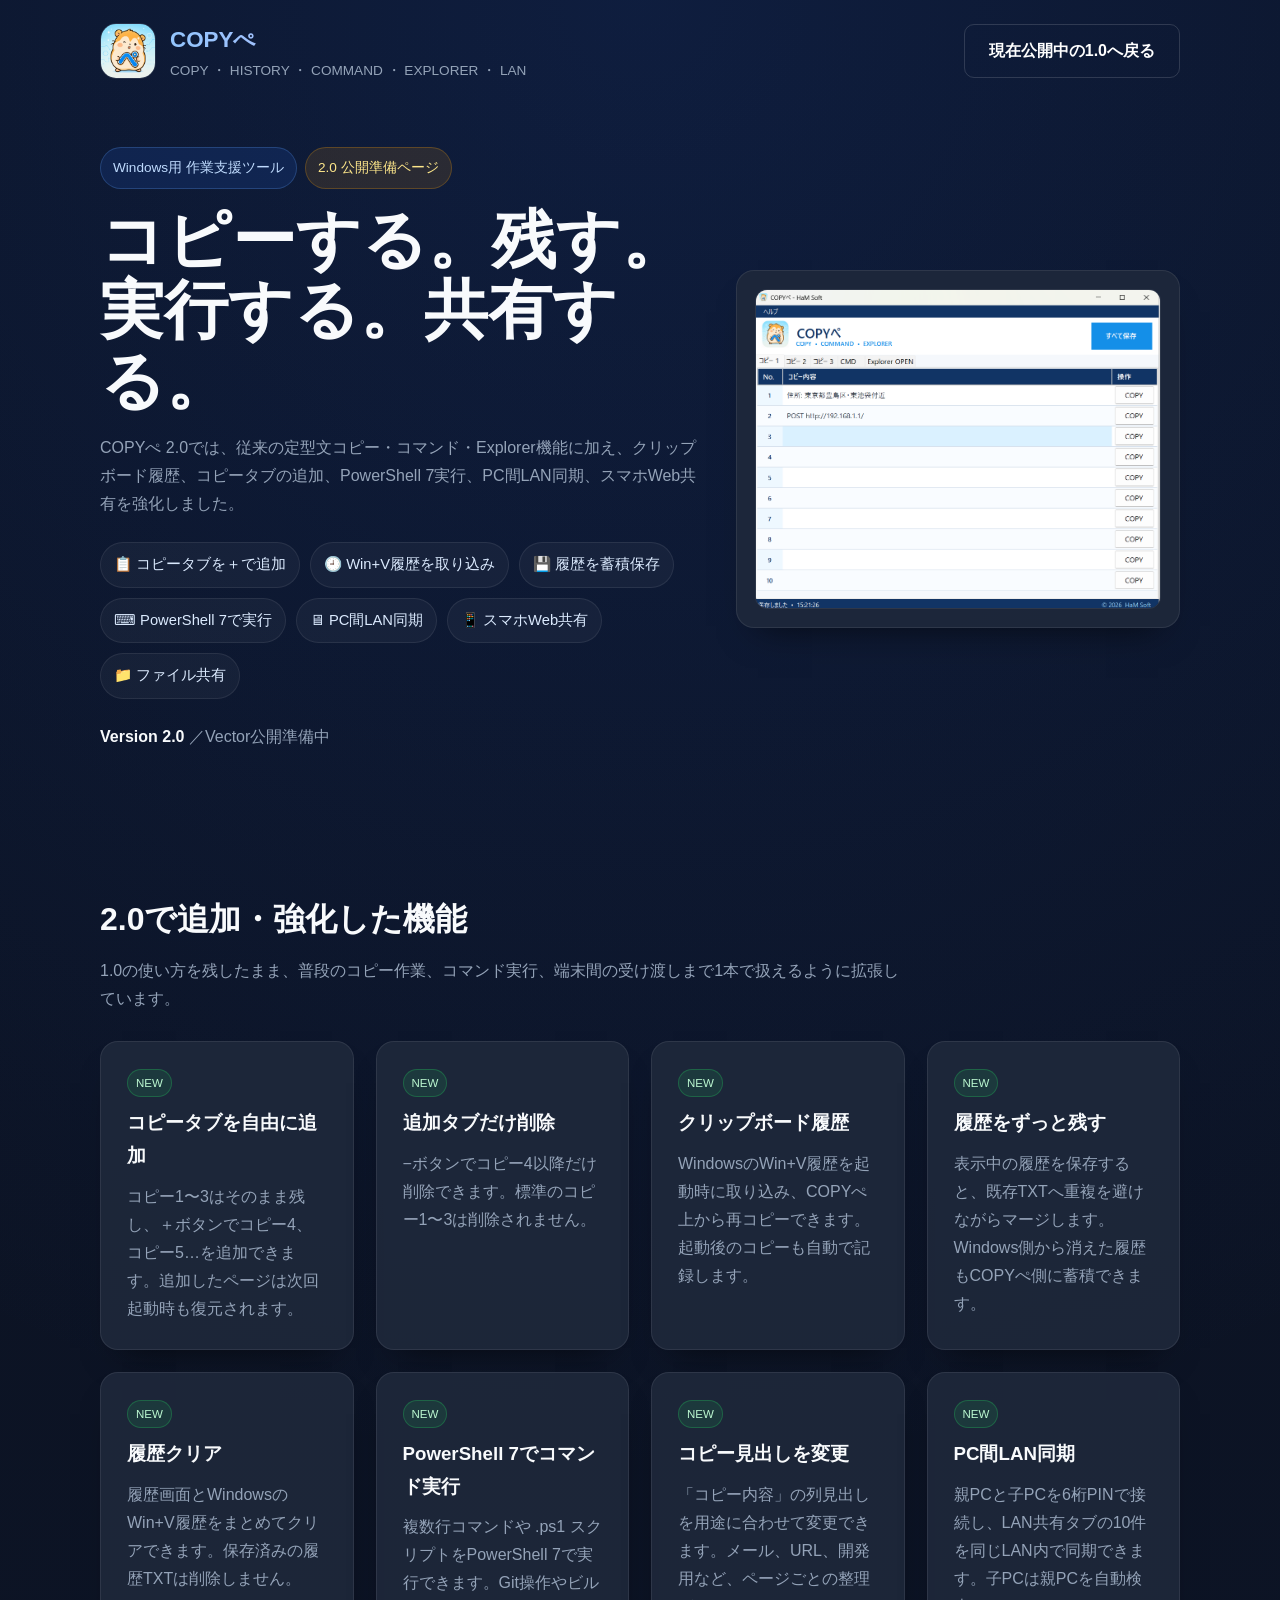
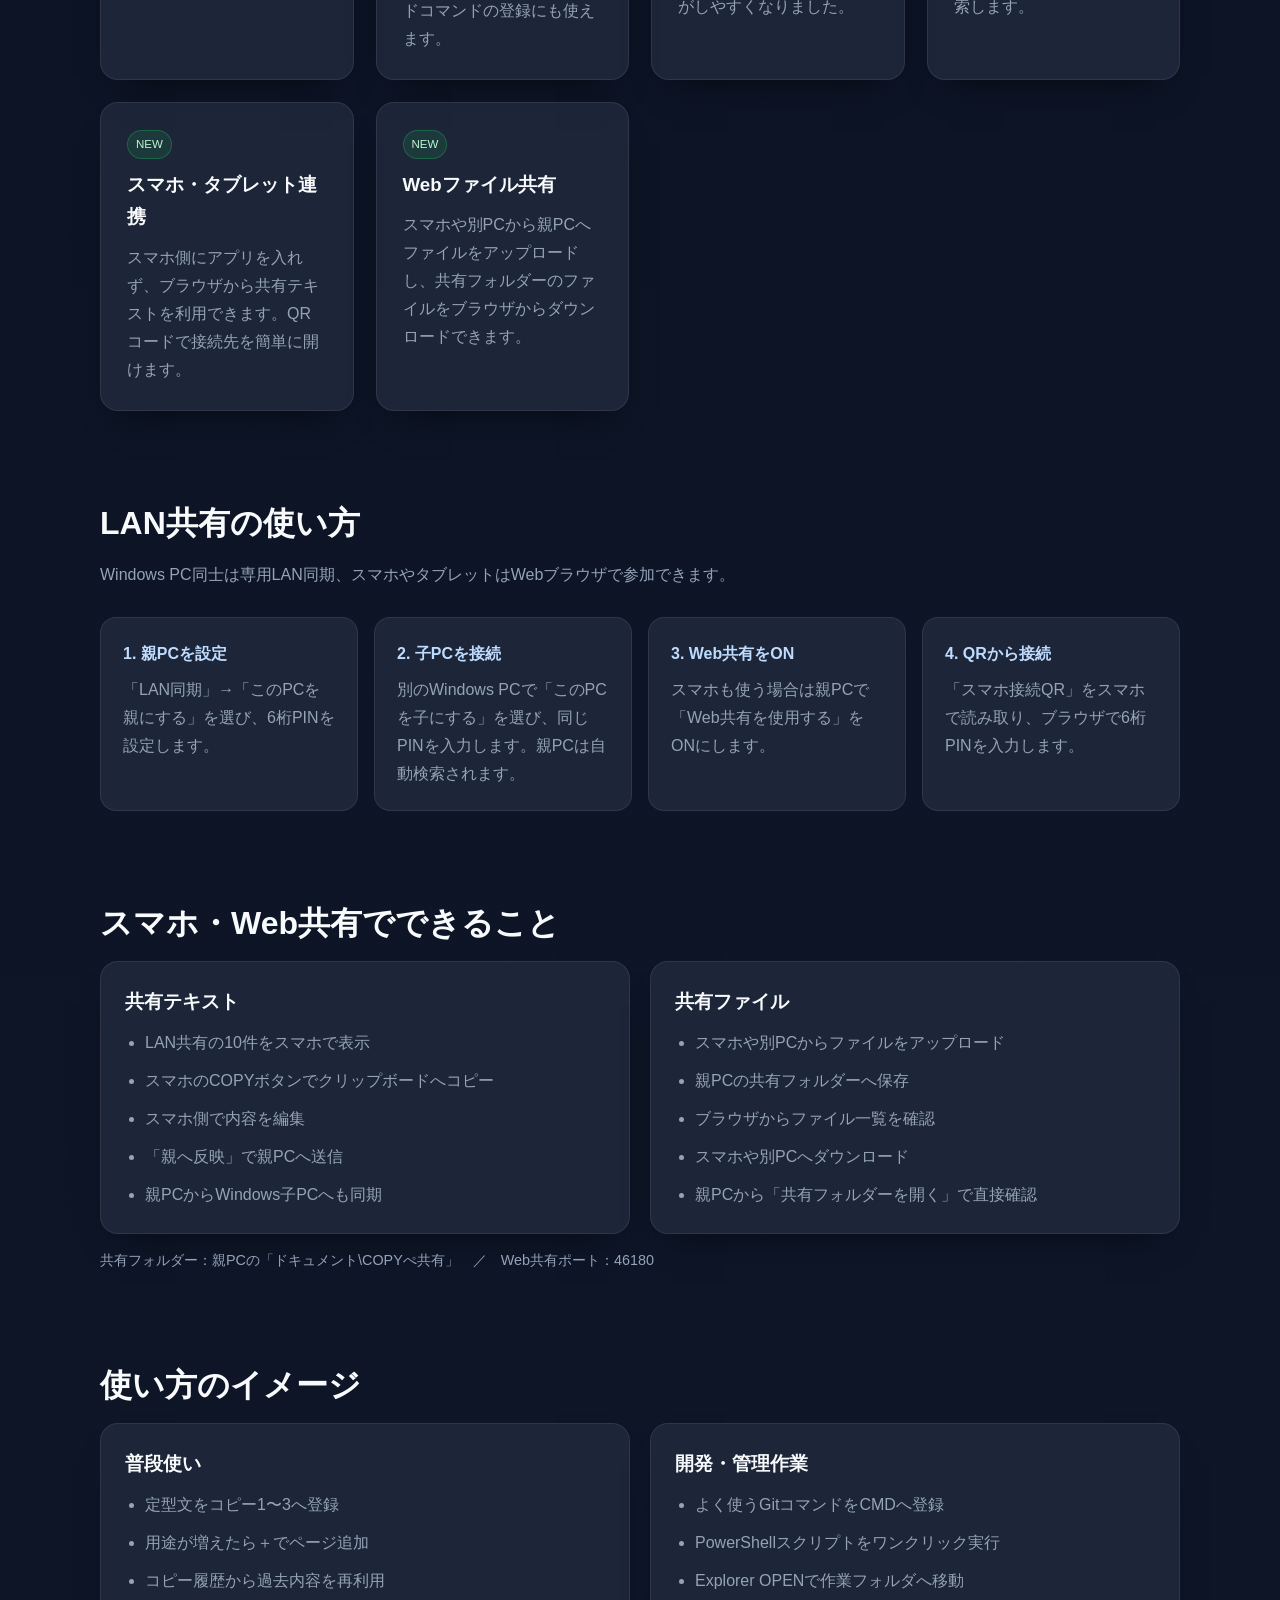
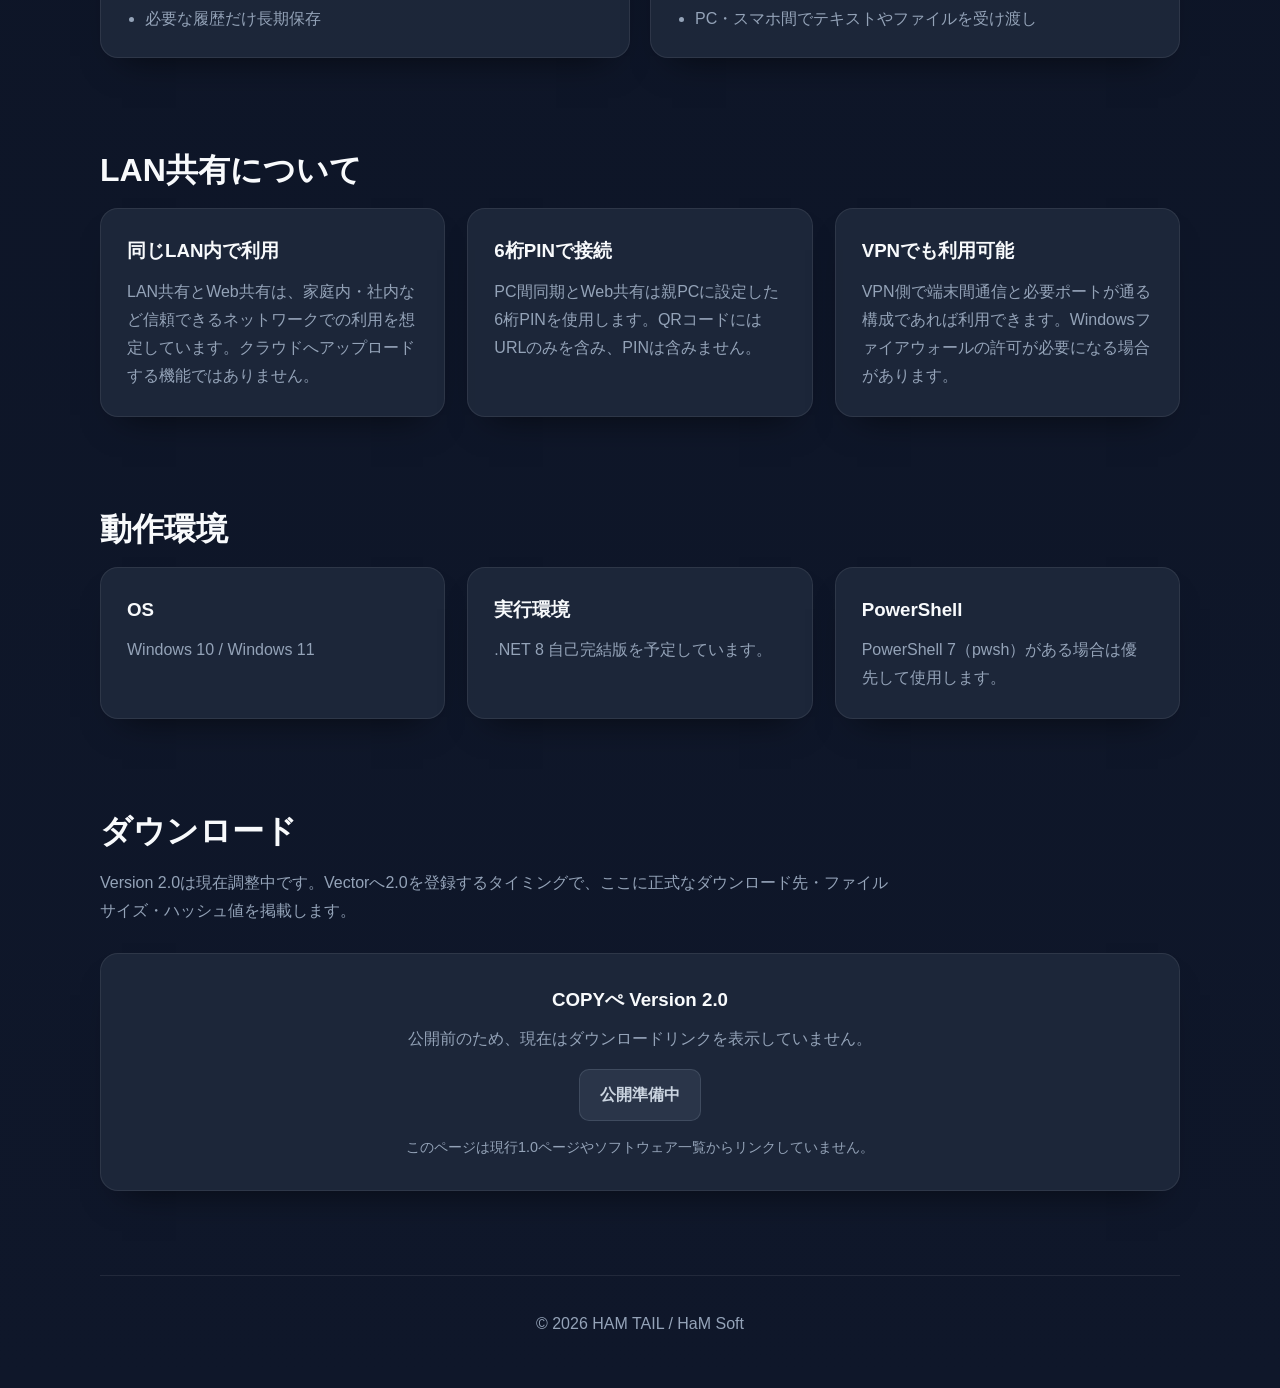
<file: software/copype/v2/index.html>
<!DOCTYPE html>
<html lang="ja">
<head>
  <meta charset="UTF-8">
  <meta name="viewport" content="width=device-width, initial-scale=1.0">
  <meta name="robots" content="noindex,nofollow,noarchive">
  <title>COPYぺ 2.0 | HAM TAIL</title>
  <meta name="description" content="COPYぺ 2.0は、定型文コピー、クリップボード履歴、PowerShellコマンド実行、Explorer管理、LAN共有、スマホWeb共有に対応したWindows用作業支援ツールです。">
  <style>
    :root{--primary:#2563eb;--primary-hover:#1d4ed8;--bg:#0f172a;--card:#1e293b;--text:#f8fafc;--muted:#94a3b8;--green:#22c55e;--pink:#f59bbe;--cyan:#73bef0}
    *{box-sizing:border-box;margin:0;padding:0}html{scroll-behavior:smooth}body{font-family:-apple-system,BlinkMacSystemFont,"Segoe UI",Roboto,"Yu Gothic UI",sans-serif;background:radial-gradient(circle at top,rgba(37,99,235,.14),transparent 32%),linear-gradient(180deg,#0b1222 0%,var(--bg) 100%);color:var(--text);line-height:1.75}img{max-width:100%;display:block}a{color:inherit;text-decoration:none}.container{max-width:1120px;margin:auto;padding:0 20px}header{padding:20px 0;display:flex;justify-content:space-between;align-items:center;gap:16px}.logo-wrap{display:flex;align-items:center;gap:14px}.logo-icon{width:56px;height:56px;border-radius:16px;overflow:hidden;border:1px solid rgba(255,255,255,.1)}.logo{font-size:1.4rem;font-weight:800;background:linear-gradient(to right,#93c5fd,#c4b5fd);-webkit-background-clip:text;color:transparent}.sublogo{font-size:.85rem;color:var(--muted)}.btn{display:inline-block;background:var(--primary);color:#fff;padding:12px 24px;border-radius:10px;font-weight:700}.btn.sub{background:transparent;border:1px solid rgba(255,255,255,.14)}.hero{display:grid;grid-template-columns:1.15fr .85fr;gap:36px;align-items:center;padding:44px 0 56px}.eyebrow{display:inline-block;font-size:.85rem;color:#bfdbfe;padding:8px 12px;border-radius:999px;background:rgba(37,99,235,.15);border:1px solid rgba(96,165,250,.25);margin-bottom:16px}.preview{margin-left:8px;color:#fde68a;background:rgba(245,158,11,.12);border-color:rgba(245,158,11,.25)}h1{font-size:clamp(2.3rem,5vw,4.1rem);line-height:1.1;margin-bottom:18px}.hero p,.lead,.card p,.small{color:var(--muted)}.hero-points{display:flex;flex-wrap:wrap;gap:10px;margin:24px 0}.pill{padding:9px 13px;border-radius:999px;background:rgba(255,255,255,.04);border:1px solid rgba(255,255,255,.08);color:#dbeafe;font-size:.92rem}.app-card,.card,.info,.download{background:rgba(30,41,59,.9);border:1px solid rgba(255,255,255,.08);border-radius:18px;box-shadow:0 20px 35px -22px rgba(0,0,0,.65)}.app-card{padding:18px}.app-card img{border-radius:12px;border:1px solid rgba(255,255,255,.08)}section{margin-bottom:84px}.section-title{font-size:2rem;margin-bottom:10px}.lead{max-width:800px;margin-bottom:28px}.grid{display:grid;grid-template-columns:repeat(auto-fit,minmax(250px,1fr));gap:22px}.card{padding:26px}.card h3{margin-bottom:10px}.new{display:inline-block;font-size:.72rem;color:#bbf7d0;border:1px solid rgba(34,197,94,.3);background:rgba(34,197,94,.12);padding:3px 8px;border-radius:999px;margin-bottom:10px}.flow{display:grid;grid-template-columns:1fr 1fr;gap:20px}.info{padding:24px}.info h3{margin-bottom:10px}.list{display:grid;gap:10px;color:var(--muted)}.list li{margin-left:20px}.steps{display:grid;grid-template-columns:repeat(4,1fr);gap:16px}.step{padding:22px;background:rgba(30,41,59,.9);border:1px solid rgba(255,255,255,.08);border-radius:16px}.step strong{display:block;color:#bfdbfe;margin-bottom:8px}.step p{color:var(--muted)}.download{padding:30px;text-align:center}.download h3{margin-bottom:8px}.hold{display:inline-block;margin-top:16px;padding:11px 20px;border-radius:10px;background:rgba(148,163,184,.12);border:1px solid rgba(148,163,184,.2);color:#cbd5e1;font-weight:700}.note{margin-top:14px;font-size:.9rem;color:var(--muted)}footer{text-align:center;padding:34px 0 50px;color:var(--muted);border-top:1px solid rgba(255,255,255,.08)}@media(max-width:900px){.hero,.flow{grid-template-columns:1fr}.steps{grid-template-columns:1fr 1fr}}@media(max-width:560px){.steps{grid-template-columns:1fr}}
  </style>
</head>
<body>
  <div class="container">
    <header>
      <div class="logo-wrap">
        <div class="logo-icon"><img src="../../../assets/images/software/copype/icon-copype.png" alt="COPYぺ アイコン"></div>
        <div><div class="logo">COPYぺ</div><div class="sublogo">COPY ・ HISTORY ・ COMMAND ・ EXPLORER ・ LAN</div></div>
      </div>
      <a class="btn sub" href="../">現在公開中の1.0へ戻る</a>
    </header>

    <section class="hero">
      <div>
        <span class="eyebrow">Windows用 作業支援ツール</span><span class="eyebrow preview">2.0 公開準備ページ</span>
        <h1>コピーする。残す。実行する。共有する。</h1>
        <p>COPYぺ 2.0では、従来の定型文コピー・コマンド・Explorer機能に加え、クリップボード履歴、コピータブの追加、PowerShell 7実行、PC間LAN同期、スマホWeb共有を強化しました。</p>
        <div class="hero-points">
          <span class="pill">📋 コピータブを＋で追加</span>
          <span class="pill">🕘 Win+V履歴を取り込み</span>
          <span class="pill">💾 履歴を蓄積保存</span>
          <span class="pill">⌨ PowerShell 7で実行</span>
          <span class="pill">🖥 PC間LAN同期</span>
          <span class="pill">📱 スマホWeb共有</span>
          <span class="pill">📁 ファイル共有</span>
        </div>
        <div><strong>Version 2.0</strong> <span class="small">／Vector公開準備中</span></div>
      </div>
      <div class="app-card"><img src="../../../assets/images/software/copype/screenshot-copy.png" alt="COPYぺ コピー画面"></div>
    </section>

    <section>
      <h2 class="section-title">2.0で追加・強化した機能</h2>
      <p class="lead">1.0の使い方を残したまま、普段のコピー作業、コマンド実行、端末間の受け渡しまで1本で扱えるように拡張しています。</p>
      <div class="grid">
        <div class="card"><span class="new">NEW</span><h3>コピータブを自由に追加</h3><p>コピー1〜3はそのまま残し、＋ボタンでコピー4、コピー5…を追加できます。追加したページは次回起動時も復元されます。</p></div>
        <div class="card"><span class="new">NEW</span><h3>追加タブだけ削除</h3><p>−ボタンでコピー4以降だけ削除できます。標準のコピー1〜3は削除されません。</p></div>
        <div class="card"><span class="new">NEW</span><h3>クリップボード履歴</h3><p>WindowsのWin+V履歴を起動時に取り込み、COPYぺ上から再コピーできます。起動後のコピーも自動で記録します。</p></div>
        <div class="card"><span class="new">NEW</span><h3>履歴をずっと残す</h3><p>表示中の履歴を保存すると、既存TXTへ重複を避けながらマージします。Windows側から消えた履歴もCOPYぺ側に蓄積できます。</p></div>
        <div class="card"><span class="new">NEW</span><h3>履歴クリア</h3><p>履歴画面とWindowsのWin+V履歴をまとめてクリアできます。保存済みの履歴TXTは削除しません。</p></div>
        <div class="card"><span class="new">NEW</span><h3>PowerShell 7でコマンド実行</h3><p>複数行コマンドや .ps1 スクリプトをPowerShell 7で実行できます。Git操作やビルドコマンドの登録にも使えます。</p></div>
        <div class="card"><span class="new">NEW</span><h3>コピー見出しを変更</h3><p>「コピー内容」の列見出しを用途に合わせて変更できます。メール、URL、開発用など、ページごとの整理がしやすくなりました。</p></div>
        <div class="card"><span class="new">NEW</span><h3>PC間LAN同期</h3><p>親PCと子PCを6桁PINで接続し、LAN共有タブの10件を同じLAN内で同期できます。子PCは親PCを自動検索します。</p></div>
        <div class="card"><span class="new">NEW</span><h3>スマホ・タブレット連携</h3><p>スマホ側にアプリを入れず、ブラウザから共有テキストを利用できます。QRコードで接続先を簡単に開けます。</p></div>
        <div class="card"><span class="new">NEW</span><h3>Webファイル共有</h3><p>スマホや別PCから親PCへファイルをアップロードし、共有フォルダーのファイルをブラウザからダウンロードできます。</p></div>
      </div>
    </section>

    <section>
      <h2 class="section-title">LAN共有の使い方</h2>
      <p class="lead">Windows PC同士は専用LAN同期、スマホやタブレットはWebブラウザで参加できます。</p>
      <div class="steps">
        <div class="step"><strong>1. 親PCを設定</strong><p>「LAN同期」→「このPCを親にする」を選び、6桁PINを設定します。</p></div>
        <div class="step"><strong>2. 子PCを接続</strong><p>別のWindows PCで「このPCを子にする」を選び、同じPINを入力します。親PCは自動検索されます。</p></div>
        <div class="step"><strong>3. Web共有をON</strong><p>スマホも使う場合は親PCで「Web共有を使用する」をONにします。</p></div>
        <div class="step"><strong>4. QRから接続</strong><p>「スマホ接続QR」をスマホで読み取り、ブラウザで6桁PINを入力します。</p></div>
      </div>
    </section>

    <section>
      <h2 class="section-title">スマホ・Web共有でできること</h2>
      <div class="flow">
        <div class="info"><h3>共有テキスト</h3><ul class="list"><li>LAN共有の10件をスマホで表示</li><li>スマホのCOPYボタンでクリップボードへコピー</li><li>スマホ側で内容を編集</li><li>「親へ反映」で親PCへ送信</li><li>親PCからWindows子PCへも同期</li></ul></div>
        <div class="info"><h3>共有ファイル</h3><ul class="list"><li>スマホや別PCからファイルをアップロード</li><li>親PCの共有フォルダーへ保存</li><li>ブラウザからファイル一覧を確認</li><li>スマホや別PCへダウンロード</li><li>親PCから「共有フォルダーを開く」で直接確認</li></ul></div>
      </div>
      <p class="note">共有フォルダー：親PCの「ドキュメント\COPYぺ共有」　／　Web共有ポート：46180</p>
    </section>

    <section>
      <h2 class="section-title">使い方のイメージ</h2>
      <div class="flow">
        <div class="info"><h3>普段使い</h3><ul class="list"><li>定型文をコピー1〜3へ登録</li><li>用途が増えたら＋でページ追加</li><li>コピー履歴から過去内容を再利用</li><li>必要な履歴だけ長期保存</li></ul></div>
        <div class="info"><h3>開発・管理作業</h3><ul class="list"><li>よく使うGitコマンドをCMDへ登録</li><li>PowerShellスクリプトをワンクリック実行</li><li>Explorer OPENで作業フォルダへ移動</li><li>PC・スマホ間でテキストやファイルを受け渡し</li></ul></div>
      </div>
    </section>

    <section>
      <h2 class="section-title">LAN共有について</h2>
      <div class="grid">
        <div class="card"><h3>同じLAN内で利用</h3><p>LAN共有とWeb共有は、家庭内・社内など信頼できるネットワークでの利用を想定しています。クラウドへアップロードする機能ではありません。</p></div>
        <div class="card"><h3>6桁PINで接続</h3><p>PC間同期とWeb共有は親PCに設定した6桁PINを使用します。QRコードにはURLのみを含み、PINは含みません。</p></div>
        <div class="card"><h3>VPNでも利用可能</h3><p>VPN側で端末間通信と必要ポートが通る構成であれば利用できます。Windowsファイアウォールの許可が必要になる場合があります。</p></div>
      </div>
    </section>

    <section>
      <h2 class="section-title">動作環境</h2>
      <div class="grid">
        <div class="card"><h3>OS</h3><p>Windows 10 / Windows 11</p></div>
        <div class="card"><h3>実行環境</h3><p>.NET 8 自己完結版を予定しています。</p></div>
        <div class="card"><h3>PowerShell</h3><p>PowerShell 7（pwsh）がある場合は優先して使用します。</p></div>
      </div>
    </section>

    <section id="download">
      <h2 class="section-title">ダウンロード</h2>
      <p class="lead">Version 2.0は現在調整中です。Vectorへ2.0を登録するタイミングで、ここに正式なダウンロード先・ファイルサイズ・ハッシュ値を掲載します。</p>
      <div class="download">
        <h3>COPYぺ Version 2.0</h3>
        <p class="small">公開前のため、現在はダウンロードリンクを表示していません。</p>
        <span class="hold">公開準備中</span>
        <div class="note">このページは現行1.0ページやソフトウェア一覧からリンクしていません。</div>
      </div>
    </section>

    <footer>© 2026 HAM TAIL / HaM Soft</footer>
  </div>
</body>
</html>
</file>
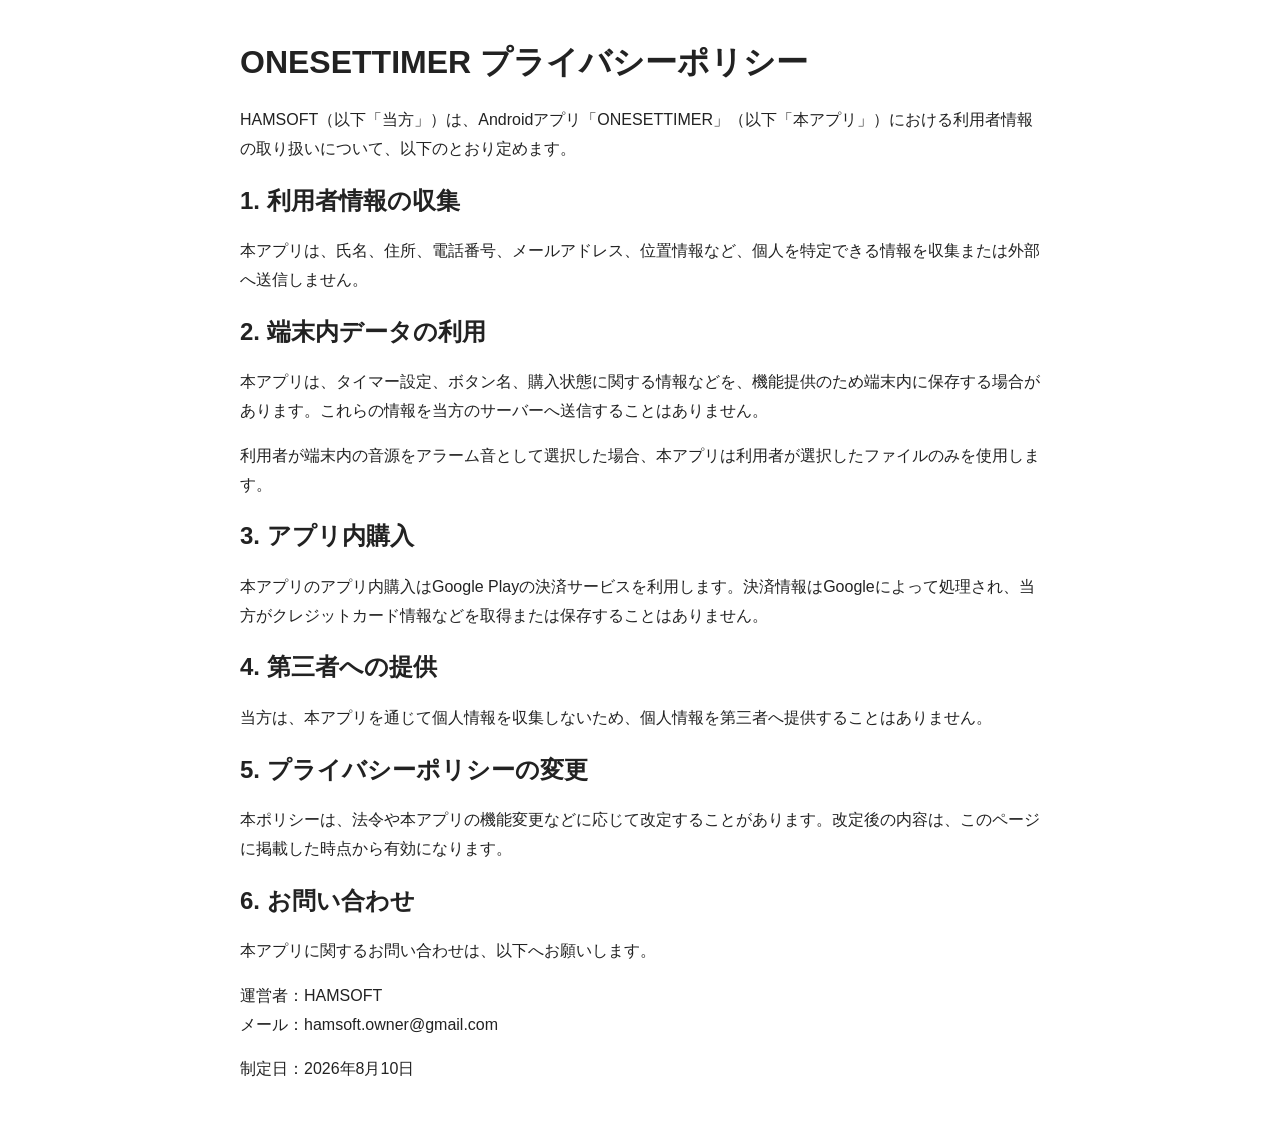
<file: apps/privacy-policy.html>
<!DOCTYPE html>
<html lang="ja">
<head>
  <meta charset="UTF-8">
  <meta name="viewport" content="width=device-width, initial-scale=1.0">
  <title>ONESETTIMER プライバシーポリシー</title>
  <style>
    body {
      max-width: 800px;
      margin: 40px auto;
      padding: 0 20px;
      color: #222;
      font-family: sans-serif;
      line-height: 1.8;
    }
    h1, h2 { line-height: 1.4; }
  </style>
</head>
<body>
  <h1>ONESETTIMER プライバシーポリシー</h1>

  <p>HAMSOFT（以下「当方」）は、Androidアプリ「ONESETTIMER」（以下「本アプリ」）における利用者情報の取り扱いについて、以下のとおり定めます。</p>

  <h2>1. 利用者情報の収集</h2>
  <p>本アプリは、氏名、住所、電話番号、メールアドレス、位置情報など、個人を特定できる情報を収集または外部へ送信しません。</p>

  <h2>2. 端末内データの利用</h2>
  <p>本アプリは、タイマー設定、ボタン名、購入状態に関する情報などを、機能提供のため端末内に保存する場合があります。これらの情報を当方のサーバーへ送信することはありません。</p>
  <p>利用者が端末内の音源をアラーム音として選択した場合、本アプリは利用者が選択したファイルのみを使用します。</p>

  <h2>3. アプリ内購入</h2>
  <p>本アプリのアプリ内購入はGoogle Playの決済サービスを利用します。決済情報はGoogleによって処理され、当方がクレジットカード情報などを取得または保存することはありません。</p>

  <h2>4. 第三者への提供</h2>
  <p>当方は、本アプリを通じて個人情報を収集しないため、個人情報を第三者へ提供することはありません。</p>

  <h2>5. プライバシーポリシーの変更</h2>
  <p>本ポリシーは、法令や本アプリの機能変更などに応じて改定することがあります。改定後の内容は、このページに掲載した時点から有効になります。</p>

  <h2>6. お問い合わせ</h2>
  <p>本アプリに関するお問い合わせは、以下へお願いします。</p>
  <p>運営者：HAMSOFT<br>
  メール：hamsoft.owner@gmail.com</p>

  <p>制定日：2026年8月10日</p>
</body>
</html>
</file>
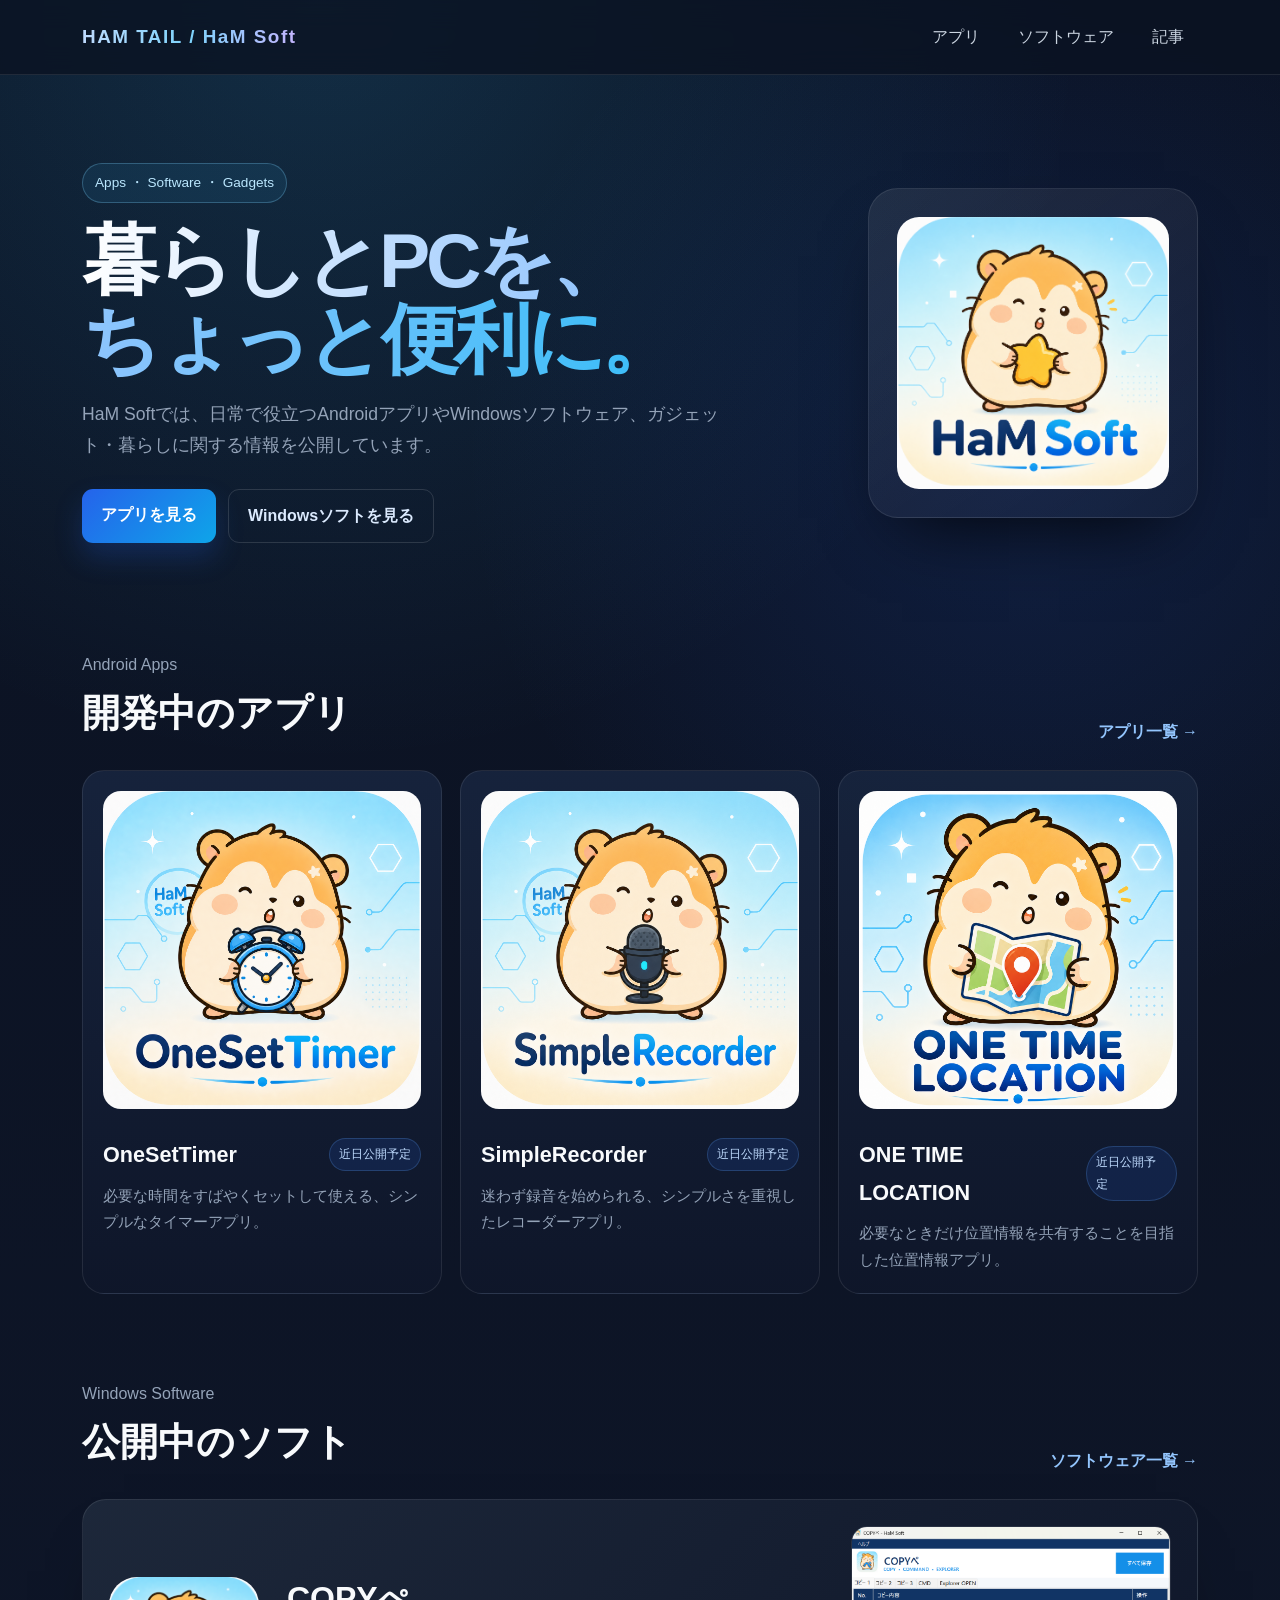
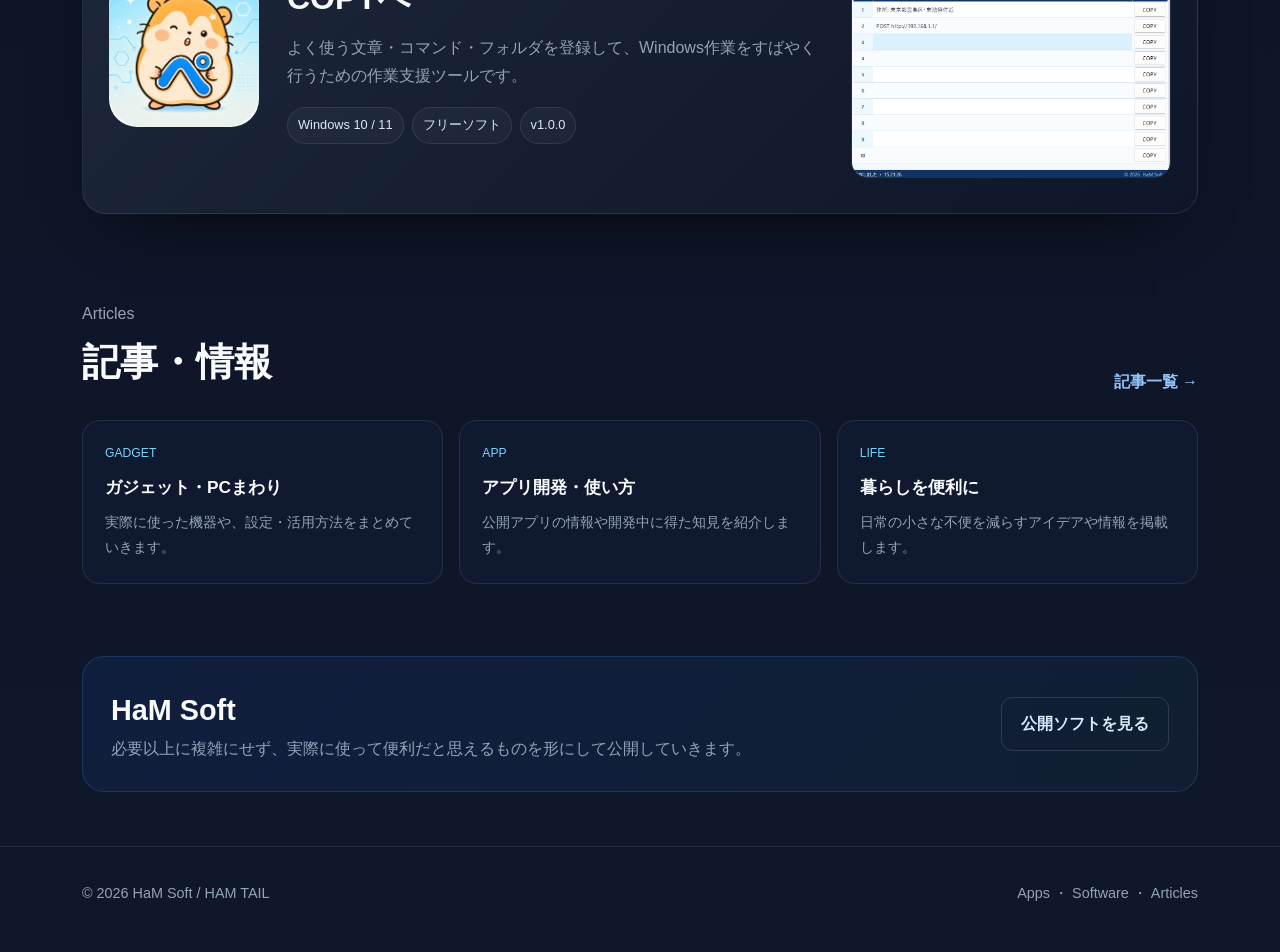
<file: design/home-preview.html>
<!DOCTYPE html>
<html lang="ja">
<head>
  <meta charset="UTF-8">
  <meta name="viewport" content="width=device-width, initial-scale=1.0">
  <title>HAM TAIL / HaM Soft</title>
  <meta name="description" content="HaM Softのアプリ、Windowsソフトウェア、暮らし・ガジェット情報を紹介するHAM TAILです。">
  <style>
    :root{--bg:#0b1222;--bg2:#0f172a;--card:#111c32;--card2:#17243d;--primary:#2563eb;--primary2:#38bdf8;--text:#f8fafc;--muted:#94a3b8;--line:rgba(255,255,255,.09)}
    *{box-sizing:border-box;margin:0;padding:0}
    html{scroll-behavior:smooth}
    body{font-family:-apple-system,BlinkMacSystemFont,"Segoe UI",Roboto,"Hiragino Kaku Gothic ProN","Yu Gothic UI",sans-serif;background:radial-gradient(circle at 25% 0,rgba(56,189,248,.16),transparent 28%),radial-gradient(circle at 80% 18%,rgba(37,99,235,.15),transparent 24%),linear-gradient(180deg,var(--bg) 0%,var(--bg2) 100%);color:var(--text);line-height:1.75;min-height:100vh}
    a{color:inherit;text-decoration:none}.container{max-width:1160px;margin:auto;padding:0 22px}.header{position:sticky;top:0;z-index:20;backdrop-filter:blur(14px);background:rgba(11,18,34,.78);border-bottom:1px solid var(--line)}
    .nav{height:74px;display:flex;align-items:center;justify-content:space-between;gap:20px}.brand{font-weight:900;letter-spacing:.08em;font-size:1.18rem;background:linear-gradient(90deg,#bfdbfe,#7dd3fc,#c4b5fd);-webkit-background-clip:text;color:transparent}.links{display:flex;gap:10px;flex-wrap:wrap}.links a{padding:9px 14px;border-radius:9px;color:#cbd5e1}.links a:hover{background:rgba(255,255,255,.06);color:white}
    .hero{padding:88px 0 70px;display:grid;grid-template-columns:1.2fr .8fr;gap:48px;align-items:center}.eyebrow{display:inline-flex;gap:8px;align-items:center;padding:7px 12px;border-radius:999px;border:1px solid rgba(125,211,252,.28);background:rgba(56,189,248,.09);color:#bae6fd;font-size:.85rem;margin-bottom:18px}.hero h1{font-size:clamp(2.8rem,6vw,5.5rem);line-height:1.03;letter-spacing:-.055em;margin-bottom:20px}.hero h1 span{background:linear-gradient(90deg,#fff,#93c5fd 45%,#38bdf8);-webkit-background-clip:text;color:transparent}.hero p{font-size:1.1rem;color:var(--muted);max-width:720px}.hero-actions{display:flex;gap:12px;flex-wrap:wrap;margin-top:28px}.btn{display:inline-block;padding:12px 19px;border-radius:11px;font-weight:800;background:linear-gradient(135deg,var(--primary),#0ea5e9);color:#fff;box-shadow:0 14px 28px rgba(37,99,235,.22)}.btn.alt{background:transparent;border:1px solid rgba(255,255,255,.13);box-shadow:none;color:#dbeafe}.hero-logo{justify-self:end;width:min(330px,100%);border-radius:30px;padding:28px;background:linear-gradient(145deg,rgba(255,255,255,.08),rgba(255,255,255,.025));border:1px solid var(--line);box-shadow:0 34px 70px -34px rgba(0,0,0,.9)}.hero-logo img{width:100%;border-radius:22px;display:block}
    section{padding:38px 0 48px}.section-head{display:flex;align-items:end;justify-content:space-between;gap:20px;margin-bottom:24px}.section-head h2{font-size:clamp(1.8rem,3vw,2.5rem)}.section-head p{color:var(--muted)}.more{color:#93c5fd;font-weight:700;white-space:nowrap}
    .app-grid{display:grid;grid-template-columns:repeat(3,1fr);gap:18px}.app-card{background:linear-gradient(180deg,rgba(23,36,61,.96),rgba(15,23,42,.96));border:1px solid var(--line);border-radius:22px;padding:20px;transition:.2s transform,.2s border-color}.app-card:hover{transform:translateY(-3px);border-color:rgba(96,165,250,.32)}.app-card img{width:100%;aspect-ratio:1/1;object-fit:cover;border-radius:18px;margin-bottom:18px}.app-top{display:flex;align-items:center;justify-content:space-between;gap:10px}.app-card h3{font-size:1.35rem}.status{font-size:.76rem;padding:5px 9px;border-radius:999px;color:#bfdbfe;background:rgba(37,99,235,.14);border:1px solid rgba(96,165,250,.23)}.app-card p{margin-top:9px;color:var(--muted);font-size:.94rem}
    .software-card{display:grid;grid-template-columns:150px 1fr 320px;gap:28px;align-items:center;padding:26px;border-radius:24px;border:1px solid var(--line);background:linear-gradient(135deg,rgba(30,41,59,.96),rgba(15,23,42,.96));box-shadow:0 30px 65px -42px #000}.software-icon img{width:150px;height:150px;object-fit:cover;border-radius:28px}.software-copy h3{font-size:2rem}.software-copy p{color:var(--muted);margin:8px 0 17px}.tags{display:flex;gap:8px;flex-wrap:wrap}.tag{padding:6px 10px;border:1px solid var(--line);border-radius:999px;color:#dbeafe;font-size:.8rem;background:rgba(255,255,255,.035)}.software-shot img{width:100%;border-radius:16px;border:1px solid var(--line)}
    .articles{display:grid;grid-template-columns:repeat(3,1fr);gap:16px}.article{padding:22px;border-radius:18px;background:rgba(17,28,50,.74);border:1px solid var(--line)}.article .cat{font-size:.76rem;color:#7dd3fc;margin-bottom:8px}.article h3{font-size:1.08rem;margin-bottom:8px}.article p{font-size:.9rem;color:var(--muted)}
    .about{margin-top:24px;padding:28px;border-radius:22px;background:linear-gradient(135deg,rgba(37,99,235,.11),rgba(56,189,248,.05));border:1px solid rgba(96,165,250,.18);display:flex;align-items:center;justify-content:space-between;gap:30px}.about h2{font-size:1.8rem}.about p{color:var(--muted);max-width:750px}
    footer{margin-top:54px;border-top:1px solid var(--line);padding:34px 0 46px;color:var(--muted);font-size:.9rem}.footer-row{display:flex;justify-content:space-between;gap:20px;flex-wrap:wrap}
    @media(max-width:900px){.hero{grid-template-columns:1fr}.hero-logo{justify-self:start;width:250px}.app-grid{grid-template-columns:1fr 1fr}.software-card{grid-template-columns:120px 1fr}.software-icon img{width:110px;height:110px}.software-shot{grid-column:1/-1}.articles{grid-template-columns:1fr 1fr}}
    @media(max-width:620px){.nav{height:auto;padding:16px 0;align-items:flex-start;flex-direction:column}.hero{padding-top:54px}.app-grid,.articles{grid-template-columns:1fr}.software-card{grid-template-columns:1fr}.software-shot{grid-column:auto}.about{align-items:flex-start;flex-direction:column}}
  </style>
</head>
<body>
  <header class="header"><div class="container nav"><a class="brand" href="#">HAM TAIL / HaM Soft</a><nav class="links"><a href="../apps/">アプリ</a><a href="../software/">ソフトウェア</a><a href="../articles/">記事</a></nav></div></header>
  <main class="container">
    <section class="hero"><div><span class="eyebrow">Apps ・ Software ・ Gadgets</span><h1><span>暮らしとPCを、<br>ちょっと便利に。</span></h1><p>HaM Softでは、日常で役立つAndroidアプリやWindowsソフトウェア、ガジェット・暮らしに関する情報を公開しています。</p><div class="hero-actions"><a class="btn" href="../apps/">アプリを見る</a><a class="btn alt" href="../software/">Windowsソフトを見る</a></div></div><div class="hero-logo"><img src="../assets/images/brand/hamsoft-logo.png" alt="HaM Soft"></div></section>

    <section><div class="section-head"><div><p>Android Apps</p><h2>開発中のアプリ</h2></div><a class="more" href="../apps/">アプリ一覧 →</a></div><div class="app-grid">
      <a class="app-card" href="../apps/"><img src="../assets/images/apps/onesettimer/icon-onesettimer.png" alt="OneSetTimer"><div class="app-top"><h3>OneSetTimer</h3><span class="status">近日公開予定</span></div><p>必要な時間をすばやくセットして使える、シンプルなタイマーアプリ。</p></a>
      <a class="app-card" href="../apps/"><img src="../assets/images/apps/simplerecorder/icon-simplerecorder.png" alt="SimpleRecorder"><div class="app-top"><h3>SimpleRecorder</h3><span class="status">近日公開予定</span></div><p>迷わず録音を始められる、シンプルさを重視したレコーダーアプリ。</p></a>
      <a class="app-card" href="../apps/"><img src="../assets/images/apps/one-time-location/icon-one-time-location.png" alt="ONE TIME LOCATION"><div class="app-top"><h3>ONE TIME LOCATION</h3><span class="status">近日公開予定</span></div><p>必要なときだけ位置情報を共有することを目指した位置情報アプリ。</p></a>
    </div></section>

    <section><div class="section-head"><div><p>Windows Software</p><h2>公開中のソフト</h2></div><a class="more" href="../software/">ソフトウェア一覧 →</a></div><a class="software-card" href="../software/copype/"><div class="software-icon"><img src="../assets/images/software/copype/icon-copype.png" alt="COPYぺ"></div><div class="software-copy"><h3>COPYぺ</h3><p>よく使う文章・コマンド・フォルダを登録して、Windows作業をすばやく行うための作業支援ツールです。</p><div class="tags"><span class="tag">Windows 10 / 11</span><span class="tag">フリーソフト</span><span class="tag">v1.0.0</span></div></div><div class="software-shot"><img src="../assets/images/software/copype/screenshot-copy.png" alt="COPYぺ画面"></div></a></section>

    <section><div class="section-head"><div><p>Articles</p><h2>記事・情報</h2></div><a class="more" href="../articles/">記事一覧 →</a></div><div class="articles"><a class="article" href="../articles/"><div class="cat">GADGET</div><h3>ガジェット・PCまわり</h3><p>実際に使った機器や、設定・活用方法をまとめていきます。</p></a><a class="article" href="../articles/"><div class="cat">APP</div><h3>アプリ開発・使い方</h3><p>公開アプリの情報や開発中に得た知見を紹介します。</p></a><a class="article" href="../articles/"><div class="cat">LIFE</div><h3>暮らしを便利に</h3><p>日常の小さな不便を減らすアイデアや情報を掲載します。</p></a></div></section>

    <section class="about"><div><h2>HaM Soft</h2><p>必要以上に複雑にせず、実際に使って便利だと思えるものを形にして公開していきます。</p></div><a class="btn alt" href="../software/">公開ソフトを見る</a></section>
  </main>
  <footer><div class="container footer-row"><div>© 2026 HaM Soft / HAM TAIL</div><div>Apps ・ Software ・ Articles</div></div></footer>
</body>
</html>
</file>
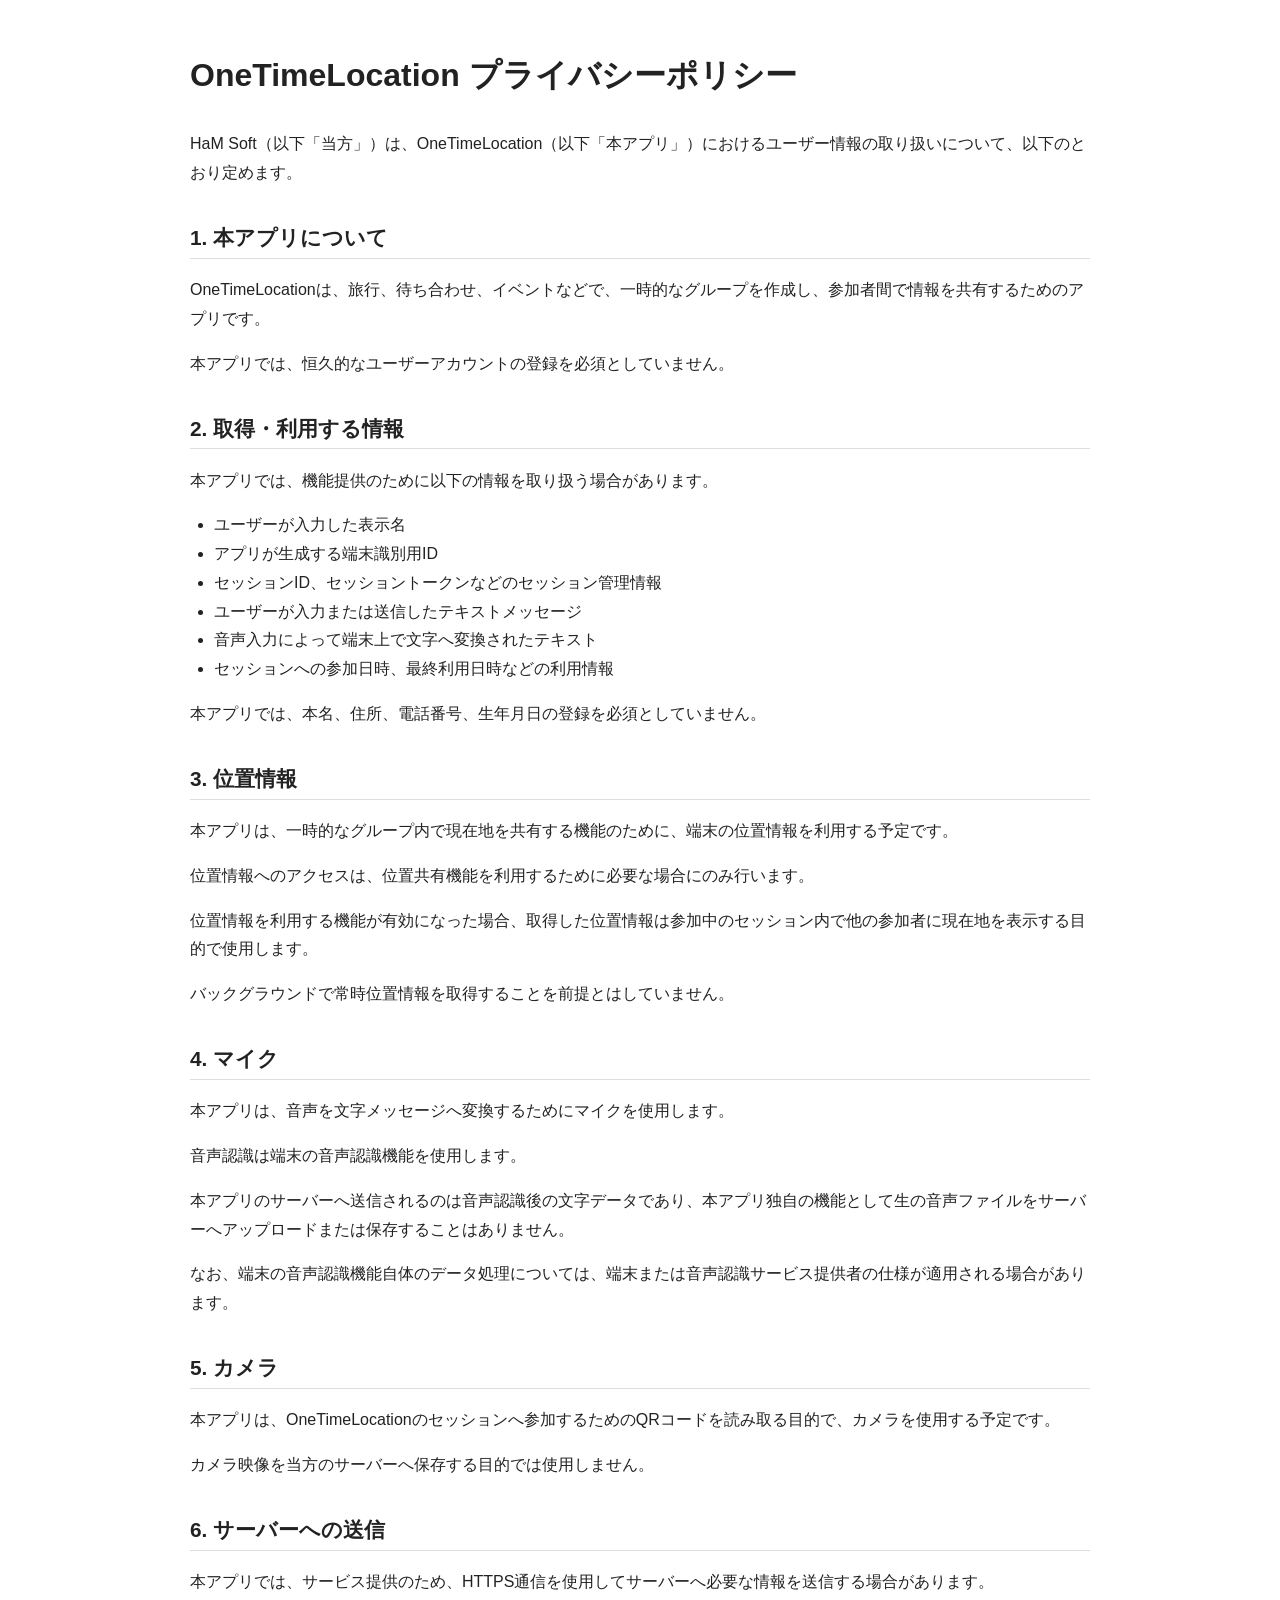
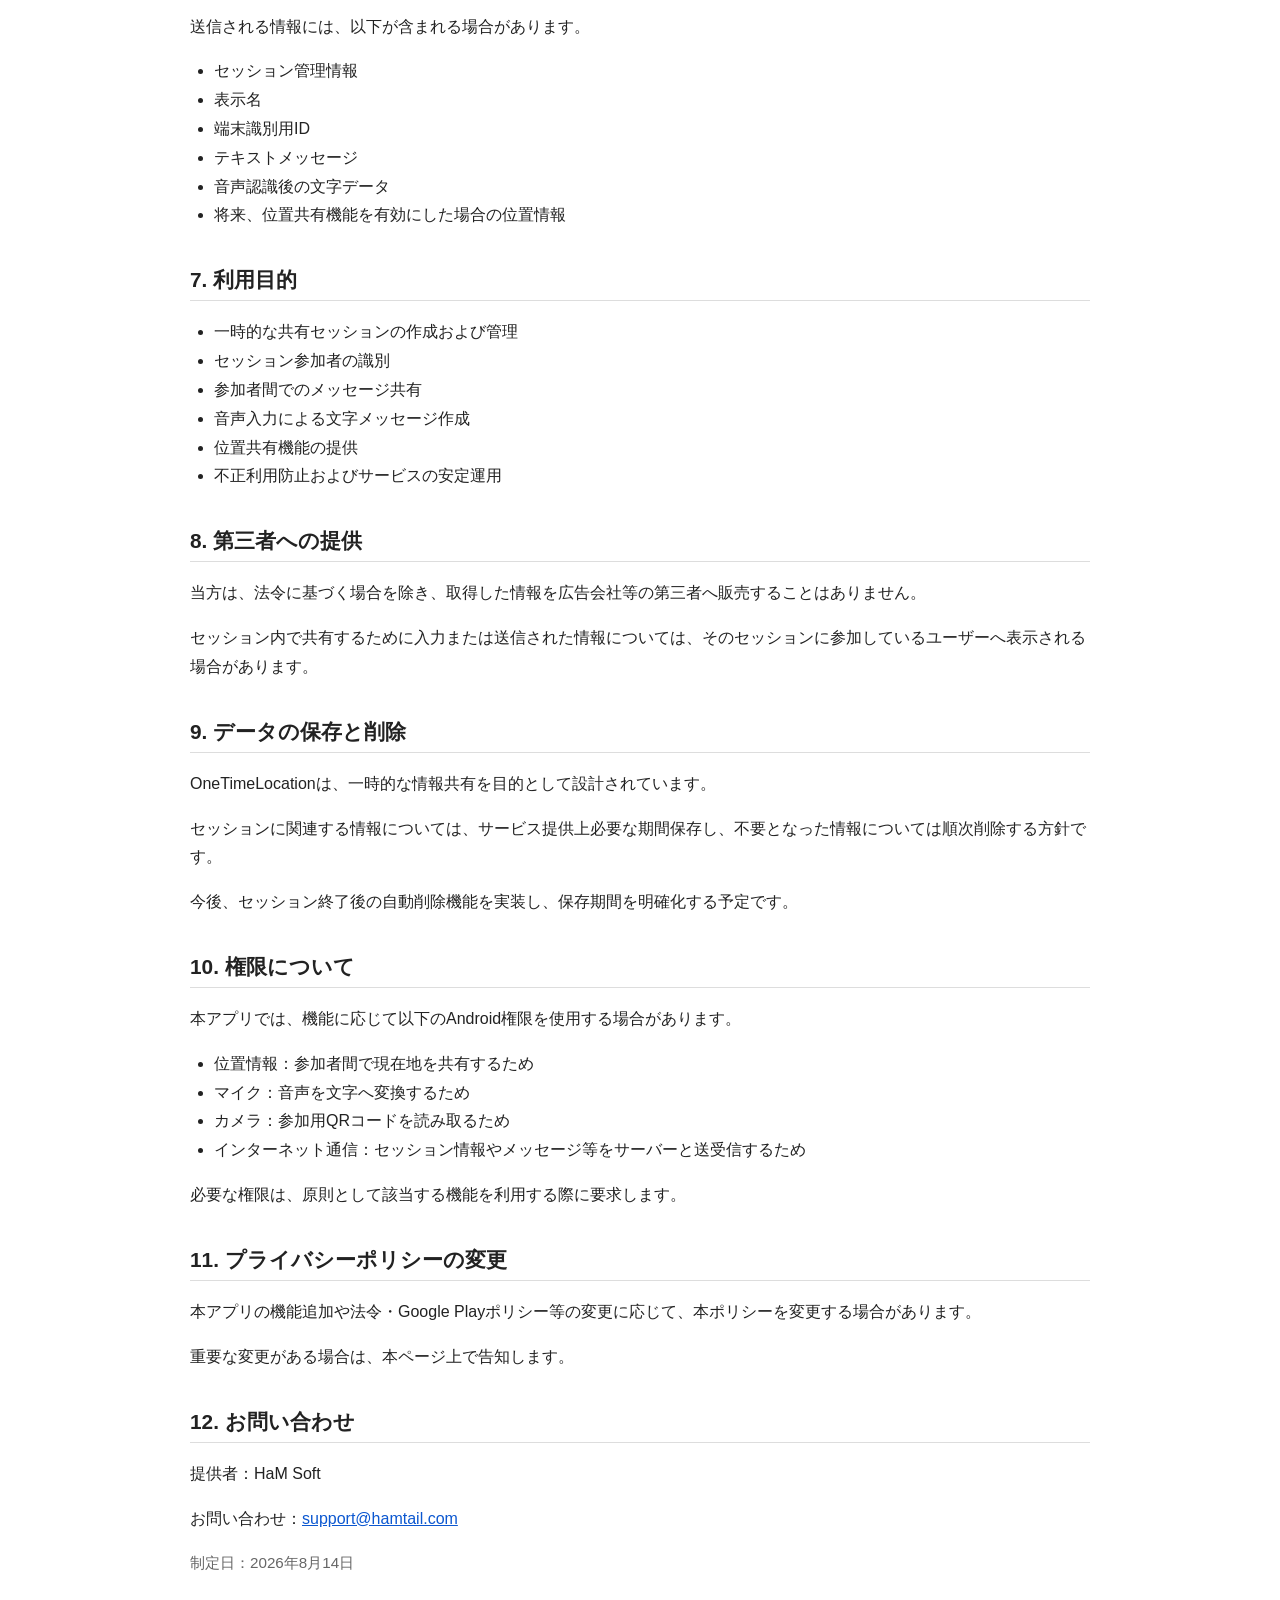
<file: apps/onetimelocation/privacy.html>
<!DOCTYPE html>
<html lang="ja">
<head>
  <meta charset="utf-8">
  <meta name="viewport" content="width=device-width, initial-scale=1">
  <title>OneTimeLocation プライバシーポリシー</title>
  <style>
    body {
      font-family: -apple-system, BlinkMacSystemFont, "Segoe UI", "Hiragino Kaku Gothic ProN",
                   "Yu Gothic", Meiryo, sans-serif;
      line-height: 1.8;
      margin: 0;
      background: #ffffff;
      color: #222;
    }
    main {
      max-width: 900px;
      margin: 0 auto;
      padding: 32px 20px 64px;
    }
    h1, h2 {
      line-height: 1.4;
    }
    h1 {
      font-size: 2rem;
      margin-bottom: 2rem;
    }
    h2 {
      font-size: 1.3rem;
      margin-top: 2.2rem;
      border-bottom: 1px solid #ddd;
      padding-bottom: .35rem;
    }
    ul {
      padding-left: 1.5rem;
    }
    .updated {
      color: #666;
      font-size: .95rem;
    }
    a {
      color: #0b57d0;
    }
  </style>
</head>
<body>
<main>
  <h1>OneTimeLocation プライバシーポリシー</h1>

  <p>HaM Soft（以下「当方」）は、OneTimeLocation（以下「本アプリ」）におけるユーザー情報の取り扱いについて、以下のとおり定めます。</p>

  <h2>1. 本アプリについて</h2>
  <p>OneTimeLocationは、旅行、待ち合わせ、イベントなどで、一時的なグループを作成し、参加者間で情報を共有するためのアプリです。</p>
  <p>本アプリでは、恒久的なユーザーアカウントの登録を必須としていません。</p>

  <h2>2. 取得・利用する情報</h2>
  <p>本アプリでは、機能提供のために以下の情報を取り扱う場合があります。</p>
  <ul>
    <li>ユーザーが入力した表示名</li>
    <li>アプリが生成する端末識別用ID</li>
    <li>セッションID、セッショントークンなどのセッション管理情報</li>
    <li>ユーザーが入力または送信したテキストメッセージ</li>
    <li>音声入力によって端末上で文字へ変換されたテキスト</li>
    <li>セッションへの参加日時、最終利用日時などの利用情報</li>
  </ul>
  <p>本アプリでは、本名、住所、電話番号、生年月日の登録を必須としていません。</p>

  <h2>3. 位置情報</h2>
  <p>本アプリは、一時的なグループ内で現在地を共有する機能のために、端末の位置情報を利用する予定です。</p>
  <p>位置情報へのアクセスは、位置共有機能を利用するために必要な場合にのみ行います。</p>
  <p>位置情報を利用する機能が有効になった場合、取得した位置情報は参加中のセッション内で他の参加者に現在地を表示する目的で使用します。</p>
  <p>バックグラウンドで常時位置情報を取得することを前提とはしていません。</p>

  <h2>4. マイク</h2>
  <p>本アプリは、音声を文字メッセージへ変換するためにマイクを使用します。</p>
  <p>音声認識は端末の音声認識機能を使用します。</p>
  <p>本アプリのサーバーへ送信されるのは音声認識後の文字データであり、本アプリ独自の機能として生の音声ファイルをサーバーへアップロードまたは保存することはありません。</p>
  <p>なお、端末の音声認識機能自体のデータ処理については、端末または音声認識サービス提供者の仕様が適用される場合があります。</p>

  <h2>5. カメラ</h2>
  <p>本アプリは、OneTimeLocationのセッションへ参加するためのQRコードを読み取る目的で、カメラを使用する予定です。</p>
  <p>カメラ映像を当方のサーバーへ保存する目的では使用しません。</p>

  <h2>6. サーバーへの送信</h2>
  <p>本アプリでは、サービス提供のため、HTTPS通信を使用してサーバーへ必要な情報を送信する場合があります。</p>
  <p>送信される情報には、以下が含まれる場合があります。</p>
  <ul>
    <li>セッション管理情報</li>
    <li>表示名</li>
    <li>端末識別用ID</li>
    <li>テキストメッセージ</li>
    <li>音声認識後の文字データ</li>
    <li>将来、位置共有機能を有効にした場合の位置情報</li>
  </ul>

  <h2>7. 利用目的</h2>
  <ul>
    <li>一時的な共有セッションの作成および管理</li>
    <li>セッション参加者の識別</li>
    <li>参加者間でのメッセージ共有</li>
    <li>音声入力による文字メッセージ作成</li>
    <li>位置共有機能の提供</li>
    <li>不正利用防止およびサービスの安定運用</li>
  </ul>

  <h2>8. 第三者への提供</h2>
  <p>当方は、法令に基づく場合を除き、取得した情報を広告会社等の第三者へ販売することはありません。</p>
  <p>セッション内で共有するために入力または送信された情報については、そのセッションに参加しているユーザーへ表示される場合があります。</p>

  <h2>9. データの保存と削除</h2>
  <p>OneTimeLocationは、一時的な情報共有を目的として設計されています。</p>
  <p>セッションに関連する情報については、サービス提供上必要な期間保存し、不要となった情報については順次削除する方針です。</p>
  <p>今後、セッション終了後の自動削除機能を実装し、保存期間を明確化する予定です。</p>

  <h2>10. 権限について</h2>
  <p>本アプリでは、機能に応じて以下のAndroid権限を使用する場合があります。</p>
  <ul>
    <li>位置情報：参加者間で現在地を共有するため</li>
    <li>マイク：音声を文字へ変換するため</li>
    <li>カメラ：参加用QRコードを読み取るため</li>
    <li>インターネット通信：セッション情報やメッセージ等をサーバーと送受信するため</li>
  </ul>
  <p>必要な権限は、原則として該当する機能を利用する際に要求します。</p>

  <h2>11. プライバシーポリシーの変更</h2>
  <p>本アプリの機能追加や法令・Google Playポリシー等の変更に応じて、本ポリシーを変更する場合があります。</p>
  <p>重要な変更がある場合は、本ページ上で告知します。</p>

  <h2>12. お問い合わせ</h2>
  <p>提供者：HaM Soft</p>
  <p>お問い合わせ：<a href="mailto:support@hamtail.com">support@hamtail.com</a></p>

  <p class="updated">制定日：2026年8月14日</p>
</main>
</body>
</html>
</file>
